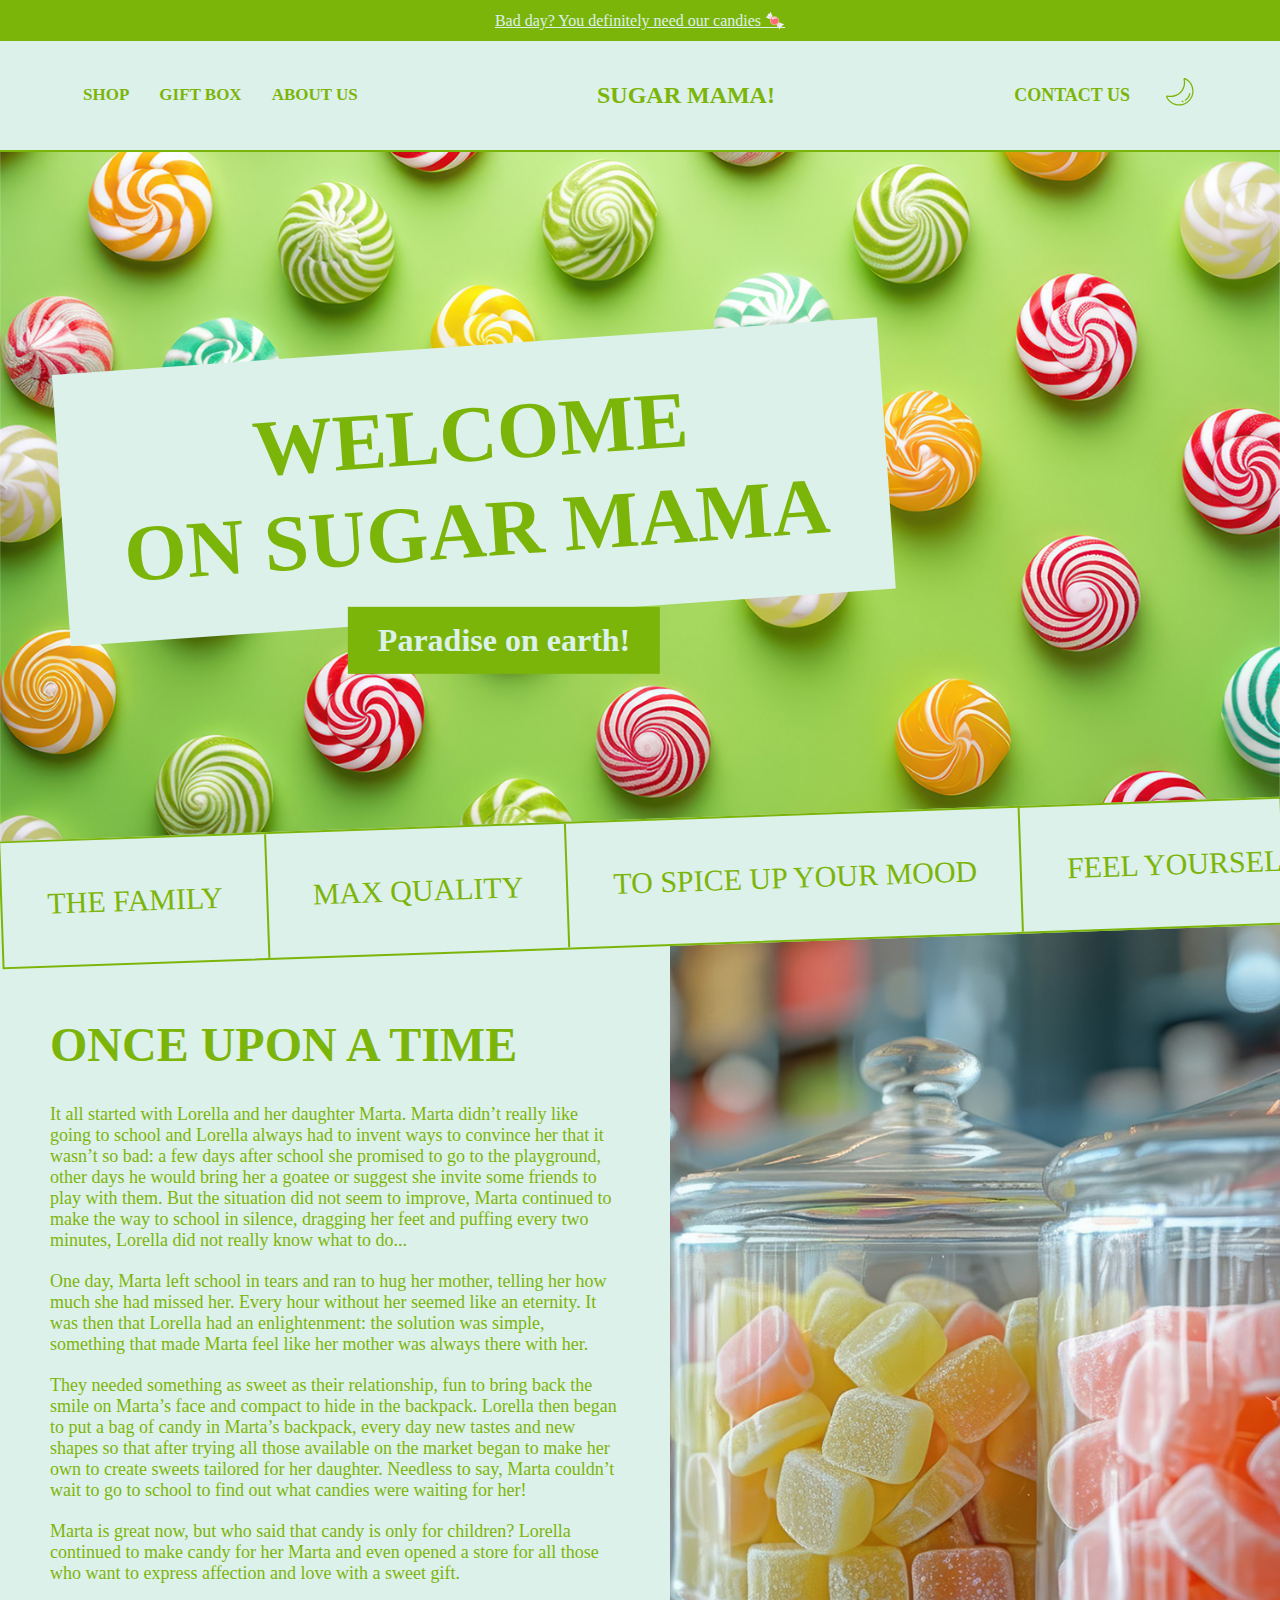
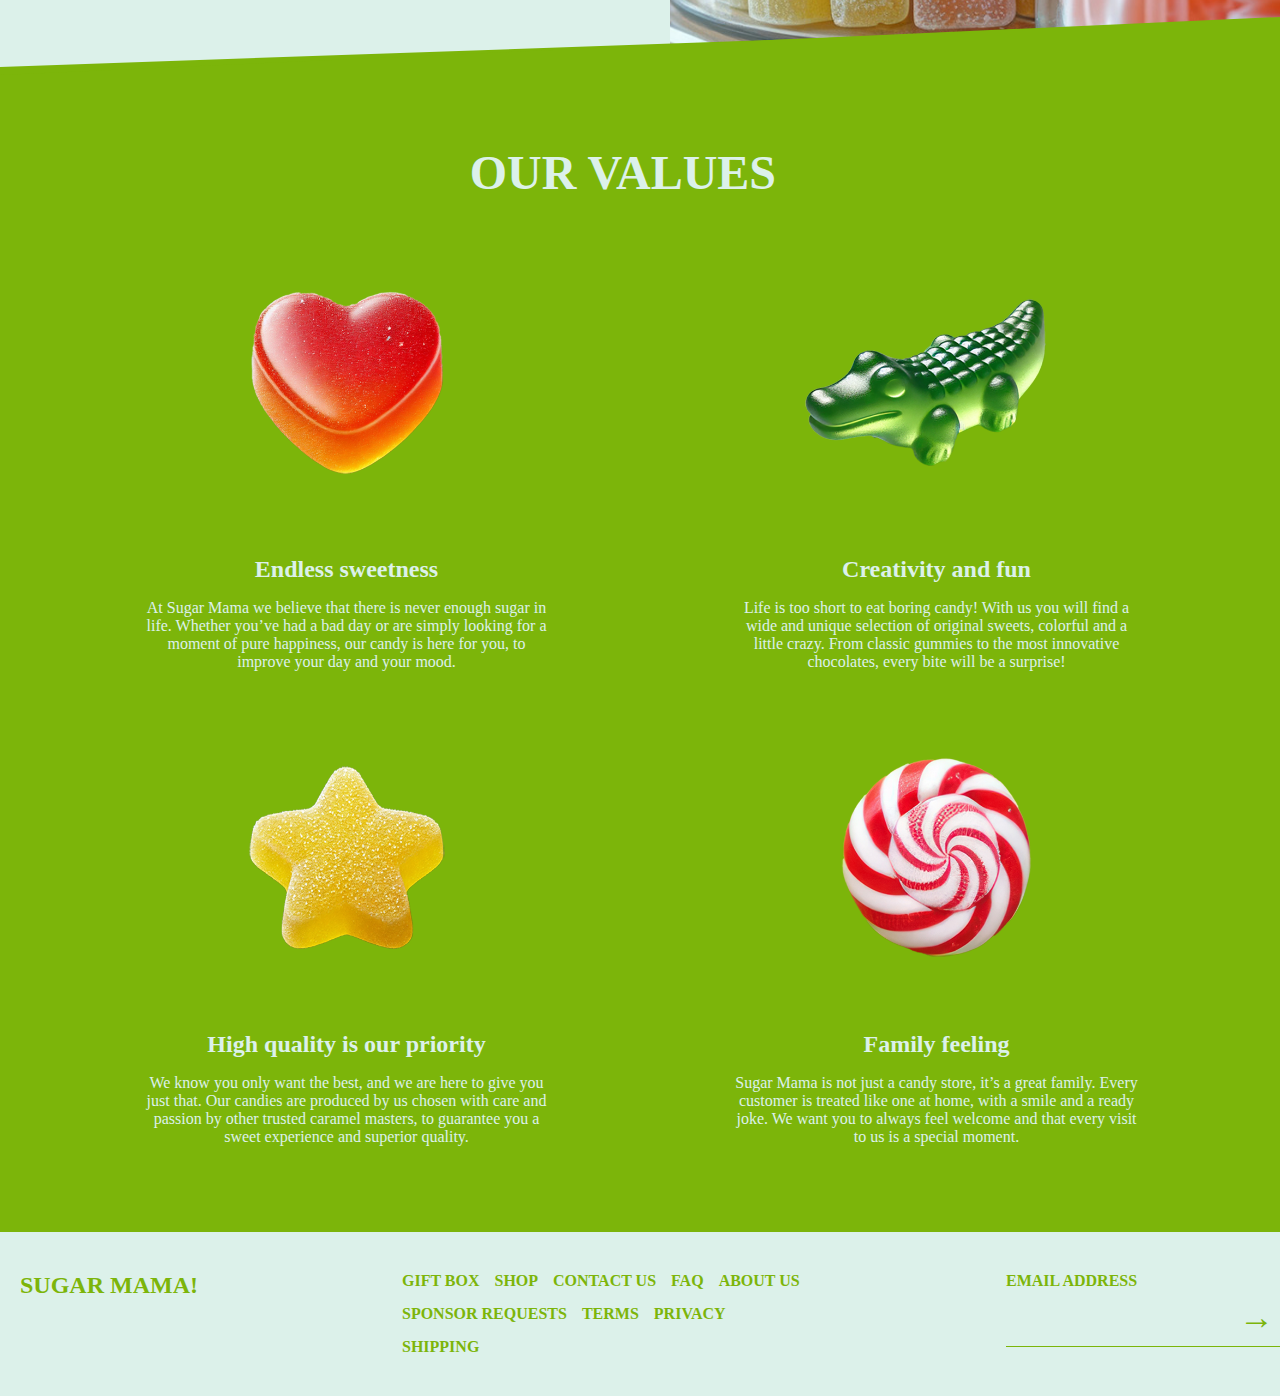
<file: Sito Informatica/about.html>
<!DOCTYPE html>
<html lang="en">

<head>
    <meta charset="UTF-8">
    <meta name="viewport" content="width=device-width, initial-scale=1.0">
    <title>About Us - Sugar Mama</title>
    <link rel="stylesheet" href="about.css">
    <link rel="stylesheet" href="aboutSCURO.css" id="dark-theme" disabled>
    <script defer src="about.js"></script>
</head>

<body class="about">
    <div class="announcement-bar">
        Bad day? You definitely need our candies 🍬
    </div>
    <div class="header">
        <div class="nav">
            <a href="shop.html">SHOP</a>
            <a href="giftbox.html">GIFT BOX</a>
            <a href="about.html">ABOUT US</a>
        </div>
        <div class="logo">
            <a href="index.html" class="logo-link">SUGAR MAMA!</a>
        </div>
        <div class="sign-in">
            <a href="contact us.html">CONTACT US</a>
            <button class="theme-switcher" onclick="switchTheme()">
                <svg width="22.03" height="22.05" viewBox="0 0 512 512" fill="currentColor" xmlns="http://www.w3.org/2000/svg">
                    <path d="M245.879,1.526c-5.6-2.8-12-1.6-16.8,2.4s-6.8,10-5.2,16c4,16.4,5.6,33.6,4.4,51.6c-5.2,84-72.8,151.2-156.8,156.4
                    c-17.2,1.2-34.4-0.4-51.6-4c-6-1.6-12,0.4-16,5.6c-4,4.8-4.8,11.2-2.4,16.8c30.4,65.2,95.2,106.4,167.2,106.4c3.2,0,6.8,0,10-0.4
                    c92.4-4.8,168.4-81.2,173.6-173.6C356.679,103.126,315.079,33.526,245.879,1.526z M336.279,177.926c-4.4,84.4-74,154-158.4,158.4
                    c-69.2,3.6-132.8-34.4-161.6-96.8c18.8,4.4,37.6,5.6,56.4,4.4c92-6,166-79.6,172-171.6c1.2-19.6-0.4-38.4-4.8-56.4
                    C302.279,45.126,340.279,108.726,336.279,177.926z"/>
                    <path d="M242.679,277.526c-3.6,2.4-4.4,7.6-2,11.2c1.6,2.4,4,3.6,6.8,3.6c1.6,0,3.2-0.4,4.4-1.2c30.8-21.6,52.8-52.8,60.8-89.2
                    c0.8-4.4-1.6-8.8-6-9.6c-4.4-0.8-8.4,1.6-9.6,6C289.879,230.726,270.679,258.726,242.679,277.526z"/>
                    <path d="M213.479,292.726c-2.4,0.8-4.4,1.6-7.2,2.4c-4.4,1.2-6.8,5.6-5.6,10c1.2,3.6,4.4,6,7.6,6c0.8,0,1.6,0,2.4-0.4
                    c3.6-0.8,6-2,8.8-3.2c4-1.6,6-6.4,4.4-10.4C222.279,292.726,217.479,290.726,213.479,292.726z"/>
                </svg>
            </button>
        </div>
    </div>

    <!--Banner/immagine caramelle-->
    <div class="banner">
        <div class="banner-content">
            <div class="banner-text">
                <h1>WELCOME<br>ON SUGAR MAMA</h1>
                <a href="shop.html"><p>Paradise on earth!</p></a>
            </div>
        </div>
    </div>

    <!--loop infinito orizzonatale-->
    <div class="marquee-container">
        <div class="marquee-content">
            <div class="marquee-item">THE FAMILY</div>
            <div class="marquee-item">MAX QUALITY</div>
            <div class="marquee-item">TO SPICE UP YOUR MOOD</div>
            <div class="marquee-item">FEEL YOURSELF AT HOME</div>
            <div class="marquee-item">ENDLESS POSSIBILITES</div>
            <div class="marquee-item">THE PERFECT GIFT</div>
            <div class="marquee-item">A TRUE SINGN OF LOVE</div>
            <div class="marquee-item">IMPROVE YOUR DAY IN NO TIME</div>
        </div>
    </div>

    <div class="product-section">
        <div class="product-info">
           
            <h1 id="product-title">ONCE UPON A TIME</h1>
            <p id="product-description">
                <p>It all started with Lorella and her daughter Marta. Marta didn’t really like going to school and Lorella always had to invent ways to convince her that it wasn’t so bad: a few days after school she promised to go to the playground, other days he would bring her a goatee or suggest she invite some friends to play with them. But the situation did not seem to improve, Marta continued to make the way to school in silence, dragging her feet and puffing every two minutes, Lorella did not really know what to do...</p>
                <p>One day, Marta left school in tears and ran to hug her mother, telling her how much she had missed her. Every hour without her seemed like an eternity. It was then that Lorella had an enlightenment: the solution was simple, something that made Marta feel like her mother was always there with her.</p>
                <p>They needed something as sweet as their relationship, fun to bring back the smile on Marta’s face and compact to hide in the backpack. Lorella then began to put a bag of candy in Marta’s backpack, every day new tastes and new shapes so that after trying all those available on the market began to make her own to create sweets tailored for her daughter. Needless to say, Marta couldn’t wait to go to school to find out what candies were waiting for her!</p>
                <p>Marta is great now, but who said that candy is only for children? Lorella continued to make candy for her Marta and even opened a store for all those who want to express affection and love with a sweet gift.</p>
        
        </div>
        <div class="product-image">
            <img id="product-image" src="img/about_storia.jpg" alt="Grapefruit Lime">
        </div>
    </div>
    
       <!--Valori-->
    
       <div class="triangle2"></div>
    
       <div class="valori-section">
           <div class="valori-title ">
               <h1>OUR VALUES</h1>
           </div>
           <div class="valori-content">
               <div class="valori-item">
                   <img src="img/about_cuore.png" alt="cuore">
                   <h2>Endless sweetness</h2>
                   <p> At Sugar Mama we believe that there is never enough sugar in life. Whether you’ve had a bad day or are simply looking for a moment of pure happiness, our candy is here for you, to improve your day and your mood.</p>
               </div>
               <div class="valori-item">
                    <img src="img/about_coccodrillo.png" alt="Coccodrillo">
                   <h2>Creativity and fun</h2>
                   <p> Life is too short to eat boring candy! With us you will find a wide and unique selection of original sweets, colorful and a little crazy. From classic gummies to the most innovative chocolates, every bite will be a surprise!</p>
               </div>
               <div class="valori-item">
                   <img src="img/about_stella.png" alt="stella">
                   <h2>High quality is our priority </h2>
                   <p> We know you only want the best, and we are here to give you just that. Our candies are produced by us chosen with care and passion by other trusted caramel masters, to guarantee you a sweet experience and superior quality.</p>
               </div>
               <div class="valori-item">
                   <img src="img/about_girella.png" alt="Girella">
                   <h2>Family feeling</h2>
                   <p>Sugar Mama is not just a candy store, it’s a great family. Every customer is treated like one at home, with a smile and a ready joke. We want you to always feel welcome and that every visit to us is a special moment.</p>
               </div>
           </div>
       </div>
       
       
       </div>
   
   
   
   
   
   
   
   
   
   
   
   
      
   
   
   
   
   
       
   
   
   
   
    <!-- Footer -->
    <footer class="footer">
       <div class="footer-content">
           <div class="footer-logo">
               <a href="home.html">SUGAR MAMA!</a>
           </div>
           <div class="footer-links">
               <a href="#">GIFT BOX</a>
               <a href="shop.html">SHOP</a>
               <a href="#">CONTACT US</a>
              
               <a href="#">FAQ</a>
               <a href="#">ABOUT US</a>
               
               <a href="#">SPONSOR REQUESTS</a>
               <a href="#">TERMS</a>
               <a href="#">PRIVACY</a>
              
           
               <a href="#">SHIPPING</a>
           </div>
           <div class="footer-contact">
               <label for="email">EMAIL ADDRESS</label>
               <div class="email-form">
                   <input type="email" id="email" placeholder="">
                   <button type="submit">→</button>
               </div>
              
           </div>
       </div>
   </footer>
   
       
   </body>
</file>
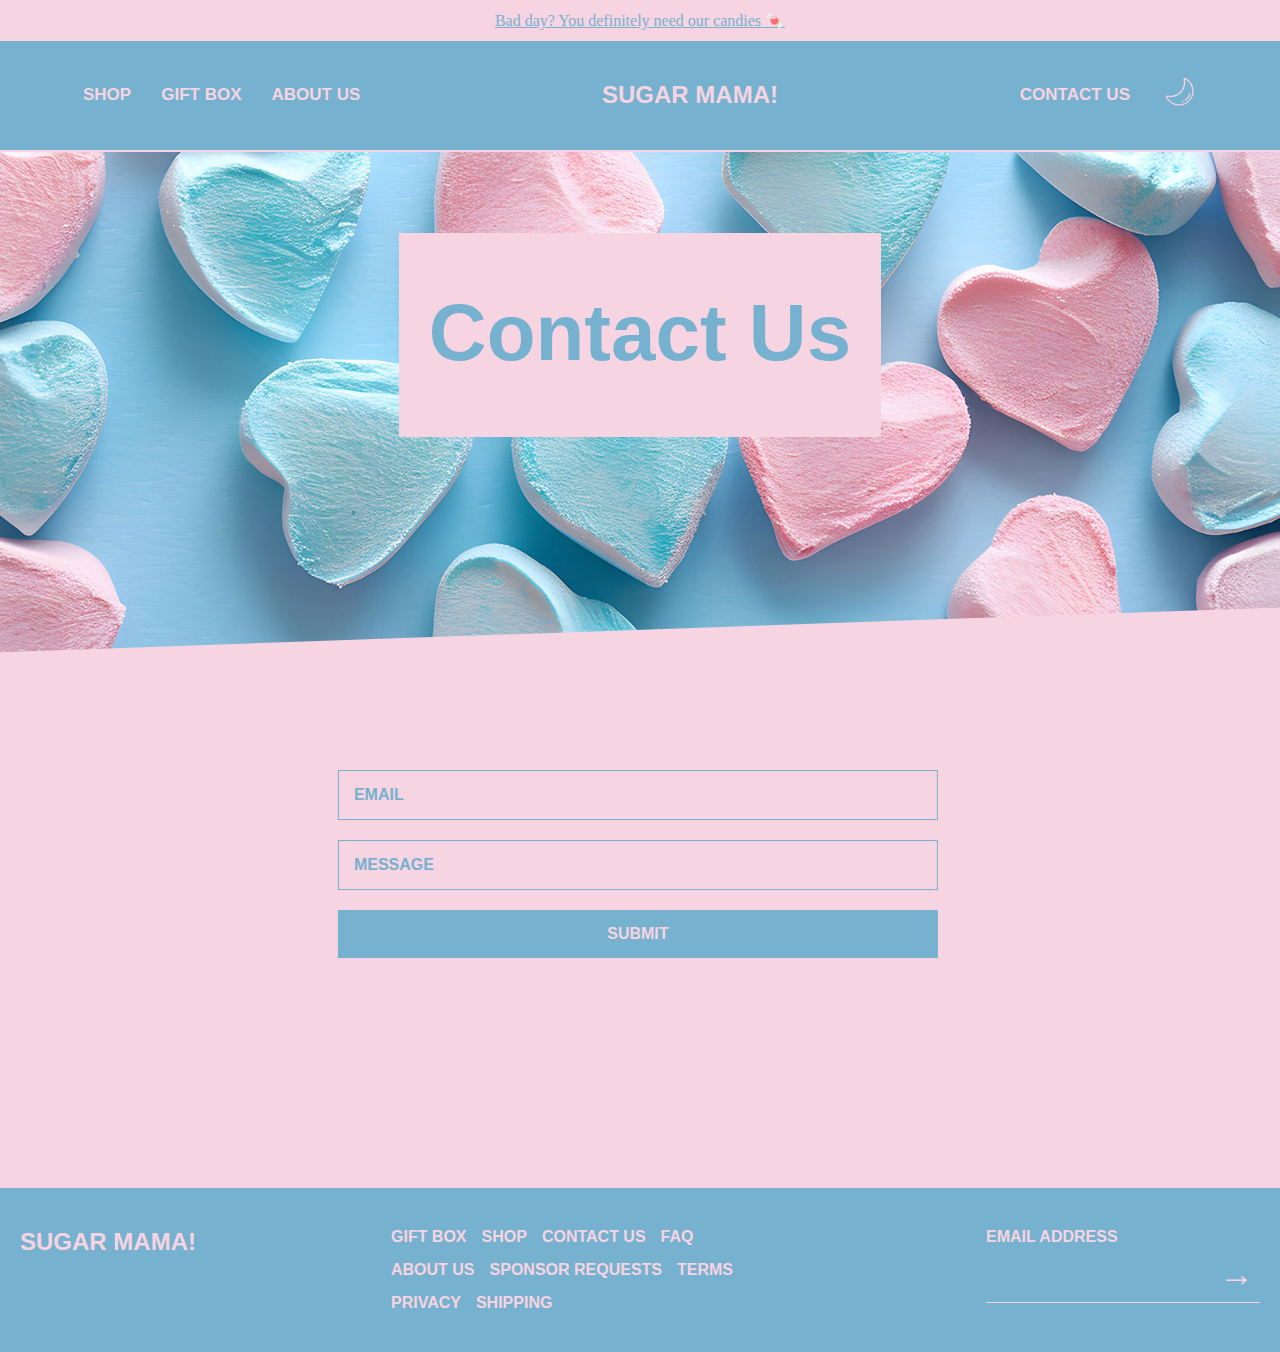
<file: Sito Informatica/contact us.html>
<!DOCTYPE html>
<html lang="en">

<head>
    <meta charset="UTF-8">
    <meta name="viewport" content="width=device-width, initial-scale=1.0">
    <title>Contact Us - Sugar Mama</title>
    <link rel="stylesheet" href="contact us.css">
    <link rel="stylesheet" href="contactusSCURO.css" id="dark-theme" disabled>
    <script defer src="contactus.js"></script>
</head>

<body class="contact us">
    <div class="announcement-bar">
        Bad day? You definitely need our candies 🍬
    </div>
    <div class="header">
        <div class="nav">
            <a href="shop.html">SHOP</a>
            <a href="giftbox.html">GIFT BOX</a>
            <a href="about.html">ABOUT US</a>
        </div>
        <div class="logo">
            <a href="home.html" class="logo-link">SUGAR MAMA!</a>
        </div>
        <div class="sign-in">
            <a href="contact us.html">CONTACT US</a>
            <button class="theme-switcher" onclick="switchTheme()">
                <svg width="22.03" height="22.05" viewBox="0 0 512 512" fill="currentColor" xmlns="http://www.w3.org/2000/svg">
                    <path d="M245.879,1.526c-5.6-2.8-12-1.6-16.8,2.4s-6.8,10-5.2,16c4,16.4,5.6,33.6,4.4,51.6c-5.2,84-72.8,151.2-156.8,156.4
                    c-17.2,1.2-34.4-0.4-51.6-4c-6-1.6-12,0.4-16,5.6c-4,4.8-4.8,11.2-2.4,16.8c30.4,65.2,95.2,106.4,167.2,106.4c3.2,0,6.8,0,10-0.4
                    c92.4-4.8,168.4-81.2,173.6-173.6C356.679,103.126,315.079,33.526,245.879,1.526z M336.279,177.926c-4.4,84.4-74,154-158.4,158.4
                    c-69.2,3.6-132.8-34.4-161.6-96.8c18.8,4.4,37.6,5.6,56.4,4.4c92-6,166-79.6,172-171.6c1.2-19.6-0.4-38.4-4.8-56.4
                    C302.279,45.126,340.279,108.726,336.279,177.926z"/>
                    <path d="M242.679,277.526c-3.6,2.4-4.4,7.6-2,11.2c1.6,2.4,4,3.6,6.8,3.6c1.6,0,3.2-0.4,4.4-1.2c30.8-21.6,52.8-52.8,60.8-89.2
                    c0.8-4.4-1.6-8.8-6-9.6c-4.4-0.8-8.4,1.6-9.6,6C289.879,230.726,270.679,258.726,242.679,277.526z"/>
                    <path d="M213.479,292.726c-2.4,0.8-4.4,1.6-7.2,2.4c-4.4,1.2-6.8,5.6-5.6,10c1.2,3.6,4.4,6,7.6,6c0.8,0,1.6,0,2.4-0.4
                    c3.6-0.8,6-2,8.8-3.2c4-1.6,6-6.4,4.4-10.4C222.279,292.726,217.479,290.726,213.479,292.726z"/>
                </svg>
            </button>
        </div>
    </div>

    <div class="contact-page">
        <div class="contact-banner">
            <div class="contact-text">
                <h1>Contact Us</h1>
            </div>
        </div>
        <div class="contact-content">
            <form class="contact-form">
                <input type="text" id="name" name="name" placeholder="EMAIL" required>
                <input type="email" id="email" name="email" placeholder="MESSAGE" required>
                <button type="submit">SUBMIT</button>
            </form>
        </div>
    </div>

    <!-- Footer -->
    <footer class="footer">
        <div class="footer-content">
            <div class="footer-logo">
                <a href="index.html">SUGAR MAMA!</a>
            </div>
            <div class="footer-links">
                <a href="#">GIFT BOX</a>
                <a href="shop.html">SHOP</a>
                <a href="#">CONTACT US</a>
                <a href="#">FAQ</a>
                <a href="#">ABOUT US</a>
                <a href="#">SPONSOR REQUESTS</a>
                <a href="#">TERMS</a>
                <a href="#">PRIVACY</a>
                <a href="#">SHIPPING</a>
            </div>
            <div class="footer-contact">
                <label for="email">EMAIL ADDRESS</label>
                <div class="email-form">
                    <input type="email" id="email" placeholder="">
                    <button type="submit">→</button>
                </div>
            </div>
        </div>
    </footer>
</body>

</html>
</file>
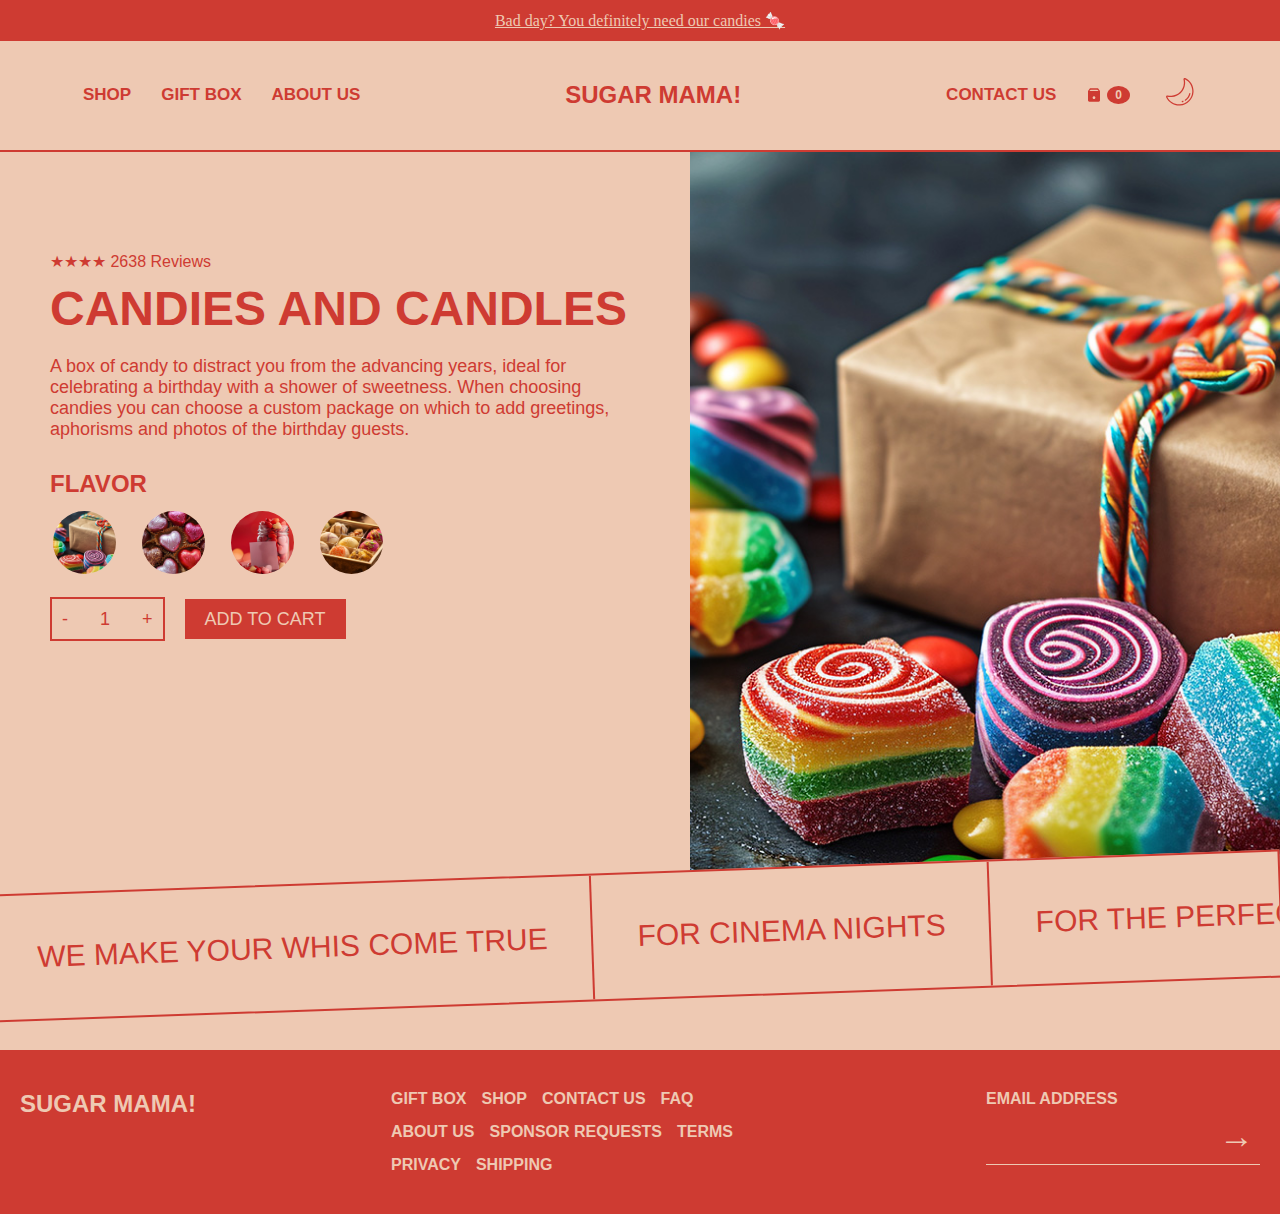
<file: Sito Informatica/giftbox.html>
<!DOCTYPE html>
<html lang="en">
<head>
    <meta charset="UTF-8">
    <meta name="viewport" content="width=device-width, initial-scale=1.0">
    <title>Gift Box - Sugar Mama</title>
    <link rel="stylesheet" href="giftbox.css">
    <link rel="stylesheet" href="giftboxSCURO.css" id="dark-theme" disabled>
    <script defer src="scriptgiftbox.js"></script>
</head>
<body class="giftbox">
    <div class="announcement-bar">
        Bad day? You definitely need our candies 🍬
    </div>
    <div class="header">
        <div class="nav">
            <a href="shop.html">SHOP</a>
            <a href="giftbox.html">GIFT BOX</a>
            <a href="about.html">ABOUT US</a>
        </div>
        <div class="logo">
            <a href="index.html" class="logo-link">SUGAR MAMA!</a>
        </div>
        <div class="sign-in">
            <a href="contact us.html">CONTACT US</a>
            <a href="#" class="cart" onclick="openCart()">
                <svg width="16" height="16" viewBox="0 0 24 24" fill="none" xmlns="http://www.w3.org/2000/svg">
                    <path d="M6 2L3 6V20C3 20.5304 3.21071 21.0391 3.58579 21.4142C3.96086 21.7893 4.46957 22 5 22H19C19.5304 22 20.0391 21.7893 20.4142 21.4142C20.7893 21.0391 21 20.5304 21 20V6L18 2H6ZM5 6L7 4H17L19 6H5ZM12 18C10.8954 18 10 17.1046 10 16C10 14.8954 10.8954 14 12 14C13.1046 14 14 14.8954 14 16C14 17.1046 13.1046 18 12 18Z" />
                </svg>
                <span id="cart-count">0</span>
            </a>
            <button class="theme-switcher" onclick="switchTheme()">
                <svg width="22.03" height="22.05" viewBox="0 0 512 512" fill="currentColor" xmlns="http://www.w3.org/2000/svg">
                    <path d="M245.879,1.526c-5.6-2.8-12-1.6-16.8,2.4s-6.8,10-5.2,16c4,16.4,5.6,33.6,4.4,51.6c-5.2,84-72.8,151.2-156.8,156.4
                    c-17.2,1.2-34.4-0.4-51.6-4c-6-1.6-12,0.4-16,5.6c-4,4.8-4.8,11.2-2.4,16.8c30.4,65.2,95.2,106.4,167.2,106.4c3.2,0,6.8,0,10-0.4
                    c92.4-4.8,168.4-81.2,173.6-173.6C356.679,103.126,315.079,33.526,245.879,1.526z M336.279,177.926c-4.4,84.4-74,154-158.4,158.4
                    c-69.2,3.6-132.8-34.4-161.6-96.8c18.8,4.4,37.6,5.6,56.4,4.4c92-6,166-79.6,172-171.6c1.2-19.6-0.4-38.4-4.8-56.4
                    C302.279,45.126,340.279,108.726,336.279,177.926z"/>
                    <path d="M242.679,277.526c-3.6,2.4-4.4,7.6-2,11.2c1.6,2.4,4,3.6,6.8,3.6c1.6,0,3.2-0.4,4.4-1.2c30.8-21.6,52.8-52.8,60.8-89.2
                    c0.8-4.4-1.6-8.8-6-9.6c-4.4-0.8-8.4,1.6-9.6,6C289.879,230.726,270.679,258.726,242.679,277.526z"/>
                    <path d="M213.479,292.726c-2.4,0.8-4.4,1.6-7.2,2.4c-4.4,1.2-6.8,5.6-5.6,10c1.2,3.6,4.4,6,7.6,6c0.8,0,1.6,0,2.4-0.4
                    c3.6-0.8,6-2,8.8-3.2c4-1.6,6-6.4,4.4-10.4C222.279,292.726,217.479,290.726,213.479,292.726z"/>
                </svg>
            </button>
        </div>
    </div>

    <div class="product-section">
        <div class="product-info">
            <div class="reviews">
                <span>★★★★ 2638 Reviews</span>
            </div>
            <h1 id="product-title">CANDIES AND CANDLES</h1>
            <p id="product-description">A box of candy to distract you from the advancing years, ideal for celebrating a birthday with a shower of sweetness. When choosing candies you can choose a custom package on which to add greetings, aphorisms and photos of the birthday guests. </p>
            <h2>FLAVOR</h2>
            <div class="flavors">
                <img src="img/gif_box_compleanno.jpg"alt="Candies and Candles" data-flavor="Candies and Candles" data-theme="flavor-1">
                <img src="img/gift_box_san_valentino.jpg" alt="Sweet Sweet Love" data-flavor="Sweet Sweet Love" data-theme="flavor-2">
                <img src="img/gift_box_laurea.jpg" alt="Don't tell the Doctor" data-flavor="Don't tell the Doctor" data-theme="flavor-3">
                <img src="img/gift_box_esotica.jpg" alt="Exotic Experiences" data-flavor="Exotic Experiences" data-theme="flavor-4">
            </div>
            <div class="action-container">
                <div class="quantity-container">
                    <button class="quantity-btn" id="decrease-quantity">-</button>
                    <input type="text" id="quantity" value="1" readonly>
                    <button class="quantity-btn" id="increase-quantity">+</button>
                </div>
                <button class="add-to-cart">ADD TO CART</button>
            </div>
        </div>
        <div class="product-image">
            <img id="product-image" src="img/gif_box_compleanno.jpg" alt="Candies and Candles">
        </div>
    </div>

    <div class="marquee-container">
        <div class="marquee-content">
            <div class="marquee-item">WE MAKE YOUR WHIS COME TRUE</div>
            <div class="marquee-item">FOR CINEMA NIGHTS</div>
            <div class="marquee-item">FOR THE PERFECT PARTY</div>
            <div class="marquee-item">FRUIT FLAVORED </div>
            <div class="marquee-item">TO END THE DAY ON A GOOD NOTE</div>
            <div class="marquee-item">SOUR & FRIZZY</div>
            <div class="marquee-item">THE PERFECT GIFT</div>
            <div class="marquee-item">CHOCOLATE IS ALWAYS A GOOD CHOICE</div>
            <div class="marquee-item">SO DELICIOUS</div>
            <div class="marquee-item">REFRESHING</div>
            <div class="marquee-item">THE ENERGY YOU NEED</div>
            <div class="marquee-item">PLENTY OF CHOICE</div>
        </div>
    </div>

    <!-- Sidebar Cart -->
    <div id="sidebar-cart" class="sidebar">
        <button class="closebtn" onclick="closeCart()">×</button>
        <h2>Your Cart</h2>
        <div id="cart-items">
            <!-- I prodotti del carrello verranno aggiunti qui dinamicamente -->
        </div>
        <div class="cart-footer">
            <p class="subtotal">SUBTOTAL <span id="cart-subtotal">€0.00</span></p>
            <p>TAXES AND SHIPPING CALCULATED AT CHECKOUT</p>
            <div class="cart-buttons">
                <button onclick="continueShopping()" class="btn-cart">CONTINUE SHOPPING</button>
                <button onclick="checkout()" class="btn-cart">CHECKOUT</button>
            </div>
        </div>
    </div>
    <div id="cart-overlay" class="overlay" onclick="closeCart()"></div>

    <!-- Footer -->
    <footer class="footer">
        <div class="footer-content">
            <div class="footer-logo">
                <a href="home.html">SUGAR MAMA!</a>
            </div>
            <div class="footer-links">
                <a href="#">GIFT BOX</a>
                <a href="shop.html">SHOP</a>
                <a href="#">CONTACT US</a>
                <a href="#">FAQ</a>
                <a href="#">ABOUT US</a>
                <a href="#">SPONSOR REQUESTS</a>
                <a href="#">TERMS</a>
                <a href="#">PRIVACY</a>
                <a href="#">SHIPPING</a>
            </div>
            <div class="footer-contact">
                <label for="email">EMAIL ADDRESS</label>
                <div class="email-form">
                    <input type="email" id="email" placeholder="">
                    <button type="submit">→</button>
                </div>
            </div>
        </div>
    </footer>
</body>
</html>
</file>
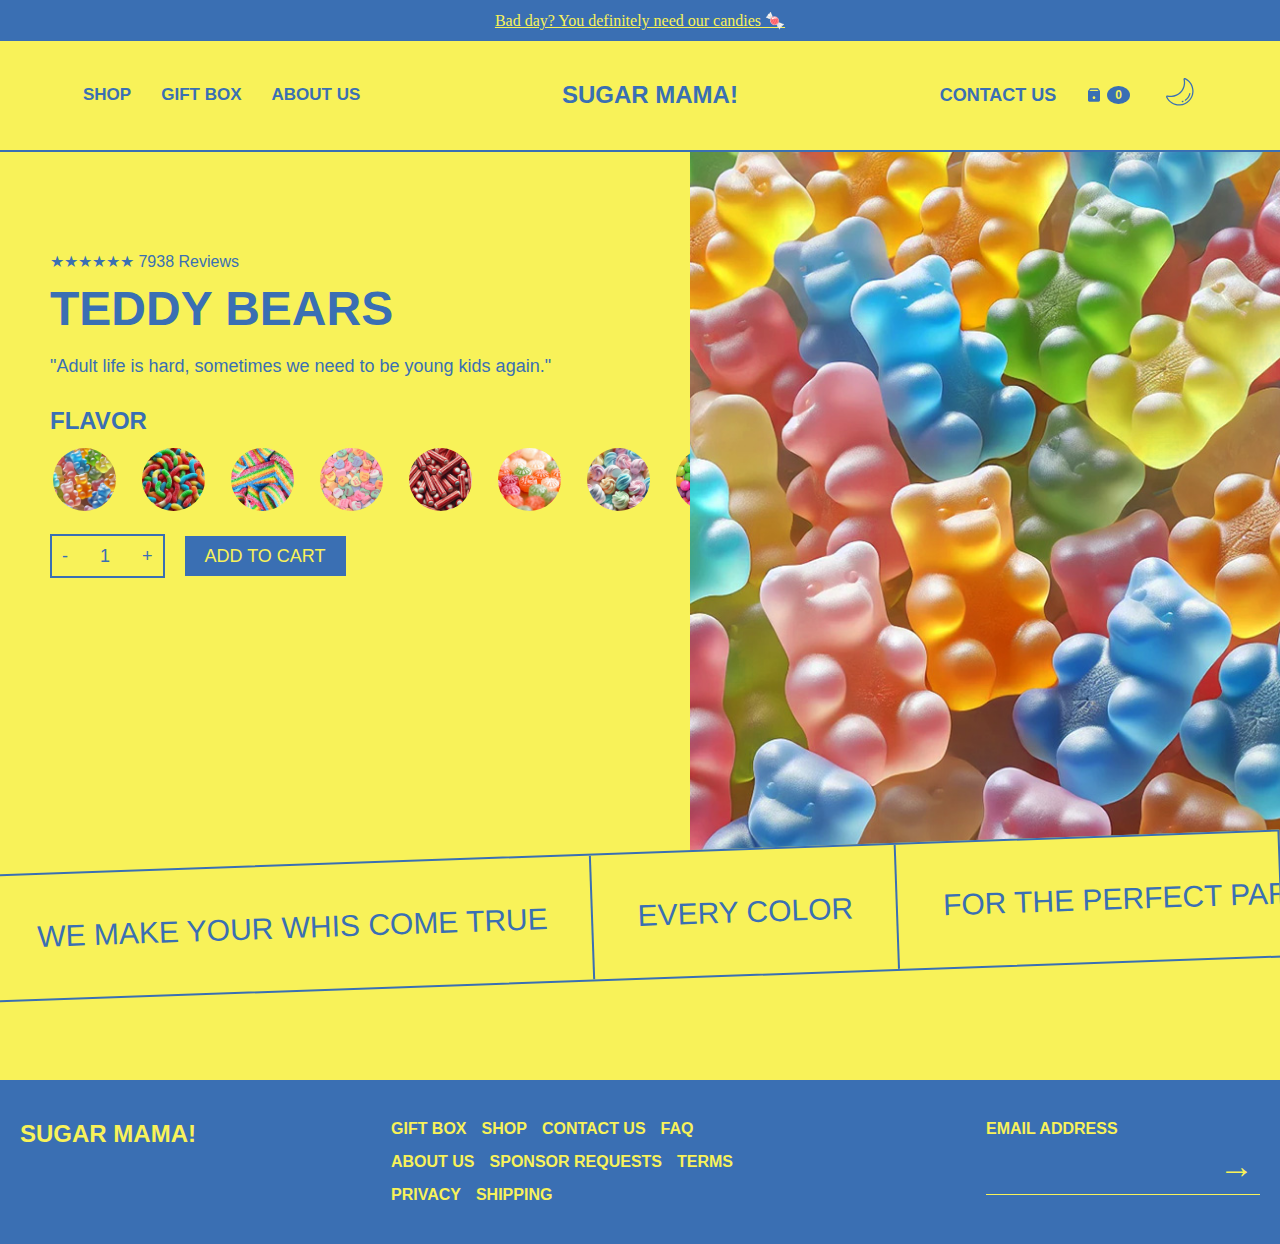
<file: Sito Informatica/shop.html>
<!DOCTYPE html>
<html lang="en">
<head>
    <meta charset="UTF-8">
    <meta name="viewport" content="width=device-width, initial-scale=1.0">
    <title>Shop - Sugar Mama</title>
    <link rel="stylesheet" href="shop.css">
    <link rel="stylesheet" href="shopSCURO.css" id="dark-theme" disabled>
    <script defer src="scriptshop.js"></script>
</head>
<body class="shop">
    <div class="announcement-bar">
      Bad day? You definitely need our candies 🍬
    </div>
    <div class="header">
        <div class="nav">
            <a href="shop.html">SHOP</a>
            <a href="giftbox.html">GIFT BOX</a>
            <a href="index.html">ABOUT US</a>
        </div>
        <div class="logo">
            <a href="index.html" class="logo-link">SUGAR MAMA!</a>
        </div>
        <div class="sign-in">
            <a href="contact us.html">CONTACT US</a>
            <a href="#" class="cart" onclick="openCart()">
                <svg width="16" height="16" viewBox="0 0 24 24" fill="none" xmlns="http://www.w3.org/2000/svg">
                    <path d="M6 2L3 6V20C3 20.5304 3.21071 21.0391 3.58579 21.4142C3.96086 21.7893 4.46957 22 5 22H19C19.5304 22 20.0391 21.7893 20.4142 21.4142C20.7893 21.0391 21 20.5304 21 20V6L18 2H6ZM5 6L7 4H17L19 6H5ZM12 18C10.8954 18 10 17.1046 10 16C10 14.8954 10.8954 14 12 14C13.1046 14 14 14.8954 14 16C14 17.1046 13.1046 18 12 18Z" />
                </svg>
                <span id="cart-count">0</span>
            </a>
            <button class="theme-switcher" onclick="switchTheme()">
                <svg width="22.03" height="22.05" viewBox="0 0 512 512" fill="currentColor" xmlns="http://www.w3.org/2000/svg">
                    <path d="M245.879,1.526c-5.6-2.8-12-1.6-16.8,2.4s-6.8,10-5.2,16c4,16.4,5.6,33.6,4.4,51.6c-5.2,84-72.8,151.2-156.8,156.4
                    c-17.2,1.2-34.4-0.4-51.6-4c-6-1.6-12,0.4-16,5.6c-4,4.8-4.8,11.2-2.4,16.8c30.4,65.2,95.2,106.4,167.2,106.4c3.2,0,6.8,0,10-0.4
                    c92.4-4.8,168.4-81.2,173.6-173.6C356.679,103.126,315.079,33.526,245.879,1.526z M336.279,177.926c-4.4,84.4-74,154-158.4,158.4
                    c-69.2,3.6-132.8-34.4-161.6-96.8c18.8,4.4,37.6,5.6,56.4,4.4c92-6,166-79.6,172-171.6c1.2-19.6-0.4-38.4-4.8-56.4
                    C302.279,45.126,340.279,108.726,336.279,177.926z"/>
                    <path d="M242.679,277.526c-3.6,2.4-4.4,7.6-2,11.2c1.6,2.4,4,3.6,6.8,3.6c1.6,0,3.2-0.4,4.4-1.2c30.8-21.6,52.8-52.8,60.8-89.2
                    c0.8-4.4-1.6-8.8-6-9.6c-4.4-0.8-8.4,1.6-9.6,6C289.879,230.726,270.679,258.726,242.679,277.526z"/>
                    <path d="M213.479,292.726c-2.4,0.8-4.4,1.6-7.2,2.4c-4.4,1.2-6.8,5.6-5.6,10c1.2,3.6,4.4,6,7.6,6c0.8,0,1.6,0,2.4-0.4
                    c3.6-0.8,6-2,8.8-3.2c4-1.6,6-6.4,4.4-10.4C222.279,292.726,217.479,290.726,213.479,292.726z"/>
                </svg>
            </button>
        </div>
    </div>

    
    <div class="product-section">
        <div class="product-info">
            <div class="reviews">
                <span>★★★★★★ 7938 Reviews</span>
            </div>
            <h1 id="product-title">TEDDY BEARS</h1>
            <p id="product-description">"Adult life is hard, sometimes we need to be young kids again."</p>
            <h2>FLAVOR</h2>
            <div class="flavors">
                <img src="img/shop_orsetti.jpg" alt="Teddy Bears" data-flavor="Teddy Bears" data-theme="flavor-1">
                <img src="img/shop_vermi.jpg" alt="Frizzy Worms" data-flavor="Frizzy Worms" data-theme="flavor-2">
                <img src="img/shop_rainbow.jpg" alt="Rainbows" data-flavor="Rainbows" data-theme="flavor-3">
                <img src="img/shop_conversation_hearts.jpg" alt="Self-love" data-flavor="Self-love" data-theme="flavor-4">
                <img src="img/shop_liquirizie.jpg" alt="Red Liquorice" data-flavor="Red Liquorice" data-theme="flavor-5">
                <img src="img/shop_spritz.jpg" alt="Happy Hour" data-flavor="Happy Hour" data-theme="flavor-6">
                <img src="img/shop_marshmellow.jpg" alt="On Cloud Nine" data-flavor="On Cloud Nine" data-theme="flavor-7">
                <img src="img/shop_smarties.jpg" alt="Chocolate Coins" data-flavor="Chocolate Coins" data-theme="flavor-8">
            </div>
            <div class="action-container">
                <div class="quantity-container">
                    <button class="quantity-btn" id="decrease-quantity">-</button>
                    <input type="text" id="quantity" value="1" readonly>
                    <button class="quantity-btn" id="increase-quantity">+</button>
                </div>
                <button class="add-to-cart">ADD TO CART</button>
            </div>
        </div>
        <div class="product-image">
            <img id="product-image" src="img/shop_orsetti.jpg" alt="Teddy Bears">
        </div>
    </div>

    <div class="marquee-container">
        <div class="marquee-content">
            <div class="marquee-item">WE MAKE YOUR WHIS COME TRUE</div>
            <div class="marquee-item">EVERY COLOR</div>
            <div class="marquee-item">FOR THE PERFECT PARTY</div>
            <div class="marquee-item">FRUIT FLAVORED </div>
            <div class="marquee-item">TO END THE DAY ON A GOOD NOTE</div>
            <div class="marquee-item">SOUR & FRIZZY</div>
            <div class="marquee-item">GUMMIES</div>
            <div class="marquee-item">CHOCOLATE IS ALWAYS A GOOD CHOICE</div>
            <div class="marquee-item">SPARKLY</div>
            <div class="marquee-item">REFRESHING</div>
            <div class="marquee-item">THE ENERGY YOU NEED</div>
            <div class="marquee-item">PLENTY OF CHOICE</div>
        </div>
    </div>

    <!-- Sidebar Cart -->
    <div id="sidebar-cart" class="sidebar">
        <button class="closebtn" onclick="closeCart()">×</button>
        <h2>Your Cart</h2>
        <div id="cart-items">
            <!-- I prodotti del carrello verranno aggiunti qui dinamicamente -->
        </div>
        <div class="cart-footer">
            <p class="subtotal">SUBTOTAL <span id="cart-subtotal">€0.00</span></p>
            <p>TAXES AND SHIPPING CALCULATED AT CHECKOUT</p>
            <div class="cart-buttons">
                <button onclick="continueShopping()" class="btn-cart">CONTINUE SHOPPING</button>
                <button onclick="checkout()" class="btn-cart">CHECKOUT</button>
            </div>
        </div>
    </div>
    <div id="cart-overlay" class="overlay" onclick="closeCart()"></div>

    <!-- Footer -->
    <footer class="footer">
        <div class="footer-content">
            <div class="footer-logo">
                <a href="home.html">SUGAR MAMA!</a>
            </div>
            <div class="footer-links">
                <a href="#">GIFT BOX</a>
                <a href="shop.html">SHOP</a>
                <a href="#">CONTACT US</a>
                <a href="#">FAQ</a>
                <a href="#">ABOUT US</a>
                <a href="#">SPONSOR REQUESTS</a>
                <a href="#">TERMS</a>
                <a href="#">PRIVACY</a>
                <a href="#">SHIPPING</a>
            </div>
            <div class="footer-contact">
                <label for="email">EMAIL ADDRESS</label>
                <div class="email-form">
                    <input type="email" id="email" placeholder="">
                    <button type="submit">→</button>
                </div>
            </div>
        </div>
    </footer>
</body>
</html>
</file>
<file: Sito Informatica/about.css>
:root {
    --primary-color: #7cb50a;
    --secondary-color: #dcf1ea;
    --text-color: #7cb50a;
}

/* Stili generali */
body, html {
    margin: 0;
    
    padding-top: 75px;
    box-sizing: border-box;
    font-family: 'Gill Sans';
    max-width: 1700px;
}

a {
    text-decoration: none;
}

.cart{fill: var(--primary-color);}


.announcement-bar {
    font-family: "American Typewriter";
    transition: text-decoration 0.3s;
    background-color:var(--primary-color);
    color: var(--secondary-color);
    text-align: center;
    height: 40.5px;
    font-size: 16px;
    position: fixed;
    top: 0;
    width: 100%;
    z-index: 1000;
    display: flex;
    align-items: center;
    justify-content: center;
}

.announcement-bar:hover {
    text-decoration: underline;
}

.header {
    background-color: var(--secondary-color);
    height: 111.5px;
    padding: 0 83px;
    display: flex;
    justify-content: space-between;
    align-items: center;
    position: fixed;
    top: 40.5px;
    width: 100%;
    border-bottom: 2px solid var(--primary-color);
    z-index: 999;
    box-sizing: border-box;
}

.header .nav {
    display: flex;
    gap: 30px;
}

.header .nav a, .header .logo a {
    text-decoration: none;
    color: var(--primary-color);
    font-weight: bold;
    font-size: 17px;
}

.header .logo a {
    text-align: center;
    font-size: 24px;
}

.header .sign-in {
    display: flex;
    align-items: center;
    gap: 30px;
}

.header .sign-in a {
    text-decoration: none;
    color: var(--primary-color);
    font-weight: bold;
    font-size: 18px;
}

.header .sign-in .cart {
    display: flex;
    align-items: center;
    gap: 5px;
}

.header .sign-in .cart svg {
    fill: var(--primary-color);
}




.theme-switcher {
    background: none;
    border: none;
    color: inherit;
    font: inherit;
    cursor: pointer;
    display: flex;
    align-items: center;
    gap: -100px; /* Spazio tra l'icona e il testo */
  
}

.theme-switcher svg {
    fill: var(--primary-color);
    margin-right: -15px;
    margin-top: 5px;
    width: 40px; /* Dimensione maggiore per l'icona */
    height: 40px; /* Dimensione maggiore per l'icona */
    display: block;
    
}

.theme-switcher:hover svg {
    filter: brightness(0.8);
}





.banner {
    background: url(img/about_banner.jpg) no-repeat center center;
    background-size: cover;
    display: flex;
    justify-content: center;
    align-items: center;
    padding: 150px 0px;
    text-align: center;
    margin-bottom: -10px;
    position: relative;
    z-index: 998;
    
}

.banner-content {
    display: flex;
    flex-wrap: wrap;
    align-items: center;
    justify-content: space-between;
    max-width: 1400px;
    width: 100%;
    padding: 20px;
    box-sizing: border-box;
    transform: rotate(-2deg);
}
.banner-text {
    font-weight: 700;
    max-width: 70%;
    flex: 1;
    padding: 20px;
}

.banner-text h1 {
    opacity: 1;
    display: inline-block;
    background-color: var(--secondary-color);
    color: var(--primary-color);
    padding: 40px 60px;
    font-size: 80px;
    margin: 0;
    line-height: 1.2;
    transform: rotate(-2deg);
    z-index: 0;
}

.banner-text p {
    text-align: center;
    opacity: 1;
    display: inline-block;
    background-color: var(--primary-color);
    color: var(--secondary-color);
    padding: 15px 30px;
    text-decoration: none;
    font-size: 32px;
    margin: -10px -20px;
    margin-left: 30px;
    transform: rotate(2deg);
    z-index: 10;
}

.banner-image {
    max-width: 30%;
    flex: 1;
    padding: 20px;
}

.banner-image img {
    width: 100%;
    height: auto;
}







.marquee-container {
    max-width: 100vw;
     overflow: hidden;
     background-color: var(--secondary-color);
     border: 2px solid var(--primary-color);
     transform: rotate(-2deg);
     position: relative;
     z-index: 998;
     margin-top: -30px;
     margin-left: 0px;
     margin-right: -100px;
 }
 
 .marquee-content {
     display: flex;
     animation: scroll 45s linear infinite;
 }
 
 .marquee-item {
     flex: none;
     padding: 45px;
     font-size: 30px;
     color: var(--primary-color);
     white-space: nowrap;
     position: relative;
 }
 
 .marquee-item::after {
     content: '';
     position: absolute;
     top: 0;
     right: 0;
     height: 100%;
     width: 2px;
     background-color: var(--primary-color);
 }
 
 .marquee-item:last-child::after {
     display: none;
 }
 
 @keyframes scroll {
     0% {
         transform: translateX(0);
     }
 
     100% {
         transform: translateX(-100%);
     }
 }










 .product-section {
    margin-top: -80px;
    max-height: 750px;
    display: flex;
    justify-content: space-between;
    align-items: flex-start;
    
    padding-bottom: 100px;
    width: 100%;
    background-color: var(--secondary-color);
}

.product-info {
    width: 50%;
margin-left: 30px;
margin-right: 30px;
    margin-top: 50px; /* Aggiungi un margine superiore di 50px */
    padding-bottom: 0px;
}


.product-info h1 {
    margin-top: 100px;
    font-size: 48px;
    color: var(--primary-color);
   margin-left: 20px;
}

.product-info p {
    
    font-size: 18px;
    color: var(--primary-color);
    margin: 20px;
}



.product-image {

    margin-top: 45px;
    width: 50%;
    height: 100vh;
    overflow: hidden;
    max-height: 900px;
}

.product-image img {
    width: 100%;
    height: 100%;
    object-fit: cover;
    border-radius: 0;
}




/* about.css */

.valori-section {
    background-color: var(--primary-color);
    transform: rotate(-2deg);
    margin-right: -50px;
    margin-left: -50px;
    margin-top: -30px;
    margin-bottom: -50px;
    padding: 100px 0px 100px;
}

.valori-title h1 {
    margin-top: 0px;
    font-size: 48px;
    color: var(--secondary-color);
    text-align: center;
    transform: rotate(2deg);
   
}
.valori-content {
    display: flex;
    flex-wrap: wrap;
    justify-content: space-around;
    align-items: center;
    transform: rotate(2deg);
    padding-left: 100px;
    padding-right: 100px;
    
}


.valori-item {
    width: 35%;
    text-align: center;
    margin-bottom: 20px;
}

.valori-item img {
    max-width: 300px;
    margin-bottom: 0px;
}

.valori-item h2 {
    color: var(--secondary-color);
    font-size: 24px;
    margin-bottom: 10px;
    
}

.valori-item p {
    color: var(--secondary-color);
    font-size: 16px;
}








.triangle2 {
    position: relative;
        z-index: 100;
         width: 0;
         height: 0;
         border-left: 100vw solid transparent;
         border-bottom: 58.28px  solid var(--primary-color);
         margin-top: -100px;
        }
    




/* Footer Styles */
.footer {
    margin-top: 0px;
    margin-right: -20px;
    position: relative;
    z-index: 999;
    background-color: var(--secondary-color);
    padding: 40px 20px;
    color: var(--secondary-color);
    text-align: left;

}

.footer-content {
    display: flex;
    justify-content: space-between;
    flex-wrap: wrap;
}

.footer-logo a {
    font-size: 24px;
    font-weight: bold;
    color:var(--primary-color);
    text-decoration: none;
}

.footer-links {
    display: flex;
    flex-wrap: wrap;
    gap: 15px;
    max-width: 400px;
}

.footer-links a {
    color: var(--primary-color);
    text-decoration: none;
    font-weight: bold;
}

.footer-contact {
    max-width: 300px;
}

.footer-contact label {
    color: var(--primary-color);
    display: block;
    font-weight: bold;
}

.email-form {
    display: flex;
    align-items: center;
    border-bottom: 1px solid var(--primary-color);
    padding-bottom: 1px;
    margin-bottom: 5px;
}

.email-form input {
    background-color: transparent;
    border: none;
    padding-top: 0px;
    padding: 20px;
    color: var(--primary-color);
    margin-right: 10px;
    outline: none;
}

.email-form button {
    
    background-color: transparent;
    border: none;
    color: var(--primary-color);
    font-size: 35px;
    cursor: pointer;
}
</file>
<file: Sito Informatica/aboutSCURO.css>
.cart{fill: var(--primary-color);}


/* Stili generali */
body, html {
    margin: 0;
    
    padding-top: 75px;
    box-sizing: border-box;
    max-width: 1700px;
}

:root {
    --primary-color: #9fd16f;
    --secondary-color: #080909;
    --text-color: #9fd16f;
}

a {
    text-decoration: none;
}







.announcement-bar {
    font-family: "American Typewriter";
    transition: text-decoration 0.3s;
    background-color:var(--primary-color);
    color: var(--secondary-color);
    text-align: center;
    height: 40.5px;
    font-size: 16px;
    position: fixed;
    top: 0;
    width: 100%;
    z-index: 1000;
    display: flex;
    align-items: center;
    justify-content: center;
}

.announcement-bar:hover {
    text-decoration: underline;
}

.header {
    background-color: var(--secondary-color);
    height: 111.5px;
    padding: 0 83px;
    display: flex;
    justify-content: space-between;
    align-items: center;
    position: fixed;
    top: 40.5px;
    width: 100%;
    border-bottom: 2px solid var(--primary-color);
    z-index: 1000;
    box-sizing: border-box;
}

.header .nav {
    display: flex;
    gap: 30px;
}

.header .nav a, .header .logo a {
    text-decoration: none;
    color: var(--primary-color);
    font-weight: bold;
    font-size: 17px;
}

.header .logo a {
    text-align: center;
    font-size: 24px;
}

.header .sign-in {
    display: flex;
    align-items: center;
    gap: 30px;
}

.header .sign-in a {
    text-decoration: none;
    color: var(--primary-color);
    font-weight: bold;
    font-size: 17px;
}

.header .sign-in .cart {
    display: flex;
    align-items: center;
    gap: 5px;
}

.header .sign-in .cart svg {
    fill: var(--primary-color);
}




.theme-switcher {
    background: none;
    border: none;
    color: inherit;
    font: inherit;
    cursor: pointer;
    display: flex;
    align-items: center;
    gap: -100px; /* Spazio tra l'icona e il testo */
  
}

.theme-switcher svg {
    fill: var(--primary-color);
    margin-right: -15px;
    margin-top: 5px;
    width: 40px; /* Dimensione maggiore per l'icona */
    height: 40px; /* Dimensione maggiore per l'icona */
    display: block;
    
}

.theme-switcher:hover svg {
    filter: brightness(0.8);
}





.banner {
    background: url(img/about_scuro_banner.jpg) no-repeat center center;
    background-size: cover;
    display: flex;
    justify-content: center;
    align-items: center;
    padding: 150px 0px;
    text-align: center;
    margin-bottom: -10px;
    position: relative;
    z-index: 998;
    
}

.banner-content {
    display: flex;
    flex-wrap: wrap;
    align-items: center;
    justify-content: space-between;
    max-width: 1400px;
    width: 100%;
    padding: 20px;
    box-sizing: border-box;
    transform: rotate(-2deg);
}
.banner-text {
    font-weight: 700;
    max-width: 70%;
    flex: 1;
    padding: 20px;
}

.banner-text h1 {
    opacity: 1;
    display: inline-block;
    background-color: var(--secondary-color);
    color: var(--primary-color);
    padding: 40px 60px;
    font-size: 80px;
    margin: 0;
    line-height: 1.2;
    transform: rotate(-2deg);
    z-index: 0;
}

.banner-text p {
    text-align: center;
    opacity: 1;
    display: inline-block;
    background-color: var(--primary-color);
    color: var(--secondary-color);
    padding: 15px 30px;
    text-decoration: none;
    font-size: 32px;
    margin: -10px -20px;
    margin-left: 30px;
    transform: rotate(2deg);
    z-index: 10;
}



.banner-image {
    max-width: 30%;
    flex: 1;
    padding: 20px;
}

.banner-image img {
    width: 100%;
    height: auto;
}






.marquee-container {
   max-width: 100vw;
    overflow: hidden;
    background-color: var(--secondary-color);
    border-bottom: 2px solid var(--primary-color);
    transform: rotate(-2deg);
    position: relative;
    z-index: 998;
    margin-top: -30px;
    margin-left: 0px;
    margin-right: 0px;
}

.marquee-content {
    display: flex;
    animation: scroll 45s linear infinite;
}

.marquee-item {
    flex: none;
    padding: 45px;
    font-size: 30px;
    color: var(--primary-color);
    white-space: nowrap;
    position: relative;
}

.marquee-item::after {
    content: '';
    position: absolute;
    top: 0;
    right: 0;
    height: 100%;
    width: 2px;
    background-color: var(--primary-color);
}

.marquee-item:last-child::after {
    display: none;
}

@keyframes scroll {
    0% {
        transform: translateX(0);
    }

    100% {
        transform: translateX(-100%);
    }
}










.product-section {
    margin-top: -80px;
    max-height: 750px;
    display: flex;
    justify-content: space-between;
    align-items: flex-start;
    
    padding-bottom: 100px;
    width: 100%;
    background-color: var(--secondary-color);
}

.product-info {
    width: 50%;
margin-left: 30px;
margin-right: 30px;
    margin-top: 50px; /* Aggiungi un margine superiore di 50px */
    padding-bottom: 0px;
}


.product-info h1 {
    margin-top: 100px;
    font-size: 48px;
    color: var(--primary-color);
   margin-left: 20px;
}

.product-info p {
    
    font-size: 18px;
    color: var(--primary-color);
    margin: 20px;
}



.product-image {

    margin-top: 45px;
    width: 50%;
    height: 100vh;
    overflow: hidden;
    max-height: 900px;
}

.product-image img {
    width: 100%;
    height: 100%;
    object-fit: cover;
    border-radius: 0;
}




/* about.css */

.tilted-section {
    position: relative;
    z-index: 999;

    background-color:var(--primary-color);
 
  margin-top: 0px;
    padding: 250px 0px 250px;
}

.tilted-content {
    display: flex;
    justify-content: space-around;
    align-items: center;
    ;
}

.tilted-item {
    width: 45%;
    text-align: center;
}

.tilted-item img {
    max-width: 100px;
    margin-bottom: 20px;
}

.tilted-item h2 {
    color: var(--secondary-color);
    font-size: 24px;
    margin-bottom: 10px;
}

.tilted-item p {
    color: var(--secondary-color);
    font-size: 16px;
}










.triangle2 {
    position: relative;
        z-index: 999;
         width: 0;
         height: 0;
         border-left: 100vw solid transparent;
         border-bottom: 58.28px  solid var(--primary-color);
         margin-top: -100px;
        }
    








/* Footer Styles */
.footer {
    margin-top: 0px;
    position: relative;
    z-index: 999;
    margin-top: 0px;
    background-color: var(--secondary-color);
    padding: 40px 20px;
    color: var(--secondary-color);
    text-align: left;
}

.footer-content {
    display: flex;
    justify-content: space-between;
    flex-wrap: wrap;
}

.footer-logo a {
    font-size: 24px;
    font-weight: bold;
    color:var(--primary-color);
    text-decoration: none;
}

.footer-links {
    display: flex;
    flex-wrap: wrap;
    gap: 15px;
    max-width: 400px;
}

.footer-links a {
    color: var(--primary-color);
    text-decoration: none;
    font-weight: bold;
}

.footer-contact {
    max-width: 300px;
}

.footer-contact label {
    display: block;
    font-weight: bold;
}

.email-form {
    display: flex;
    align-items: center;
    border-bottom: 1px solid var(--primary-color);
    padding-bottom: 1px;
    margin-bottom: 5px;
}

.email-form input {
    background-color: transparent;
    border: none;
    padding-top: 0px;
    padding: 20px;
    color: var(--primary-color);
    margin-right: 10px;
    outline: none;
}

.email-form button {
    
    background-color: transparent;
    border: none;
    color: var(--primary-color);
    font-size: 35px;
    cursor: pointer;
}
</file>
<file: Sito Informatica/contact us.css>
/* Stili generali */
body, html {
    margin: 0;
    
    padding-top: 75px;
    box-sizing: border-box;
    font-family: 'Gill Sans';
    max-width: 1700px;
}
.announcement-bar {
    font-family: "American Typewriter";
    transition: text-decoration 0.3s;
    background-color: #f6d4e1;
    color: #76b1cf;
    text-align: center;
    height: 40.5px;
    font-size: 16px;
    position: fixed;
    top: 0;
    width: 100%;
    z-index: 1000;
    display: flex;
    align-items: center;
    justify-content: center;
}
.announcement-bar:hover {
    text-decoration: underline;
}

.header {
    background-color: #76b1cf;
    height: 111.5px;
    padding: 0 83px;
    display: flex;
    justify-content: space-between;
    align-items: center;
    position: fixed;
    top: 40.5px;
    width: 100%;
    border-bottom: 2px solid #f6d4e1;
    z-index: 999;
    box-sizing: border-box;
}

.header .nav {
    display: flex;
    gap: 30px;
}

.header .nav a, .header .logo a {
    text-decoration: none;
    color: #f6d4e1;
    font-weight: bold;
    font-size: 17px;
}

.header .logo a {
    text-align: center;
    font-size: 24px; /* Font più grande per il logo */
}

.header .sign-in {
    display: flex;
    align-items: center;
    gap: 30px; /* Spazio tra Contact Us e il carrello */
}

.header .sign-in a {
    text-decoration: none;
    color: #f6d4e1;
    font-weight: bold;
    font-size: 17px;
}

.header .sign-in .cart {
    display: flex;
    align-items: center;
    gap: 5px;
}
.header .sign-in .cart svg {
    fill: #f6d4e1;
}



.theme-switcher {
    background: none;
    border: none;
    color: inherit;
    font: inherit;
    cursor: pointer;
    display: flex;
    align-items: center;
    gap: -100px; /* Spazio tra l'icona e il testo */
  
}

.theme-switcher svg {
    fill: #f6d4e1;
    margin-right: -15px;
    margin-top: 5px;
    width: 40px; /* Dimensione maggiore per l'icona */
    height: 40px; /* Dimensione maggiore per l'icona */
    display: block;
    
}

.theme-switcher:hover svg {
    filter: brightness(0.8);
}


body, html {

    margin: 0;
    font-family: 'Gill Sans', 'Gill Sans MT', Calibri, 'Trebuchet MS', sans-serif;
    padding-top: 152px;
    margin: 0;
    padding: 0;
    overflow-x: hidden;
    
}

.contact-page {
    text-align: center;
}

.contact-banner {
    background: url(img/contact_us_banner.jpg) no-repeat center center;
    background-size: cover;
    height: 670px;
    display: flex;
    justify-content: center;
    align-items: center;
    font-family: 'Gill Sans', 'Gill Sans MT', Calibri, 'Trebuchet MS', sans-serif;
    font-weight: bold;
    z-index: 0;
    position: relative;
    margin-bottom: -40px;
   
  
}
.contact-text{
    background-color: #f6d4e1;
    color: #76b1cf;
    padding: 5px 30px;
    font-size: 40px;
    padding-top: 0px;
}

.contact-content {
    background-color: #f6d4e1;
    transform: rotate(-2deg);
    padding: 100px 0;
    padding-bottom: 220px;
    margin: 0;
    width: 110vw;
    position: relative;
    left: -5vw;
    z-index: 1;
}

.contact-form {
    max-width: 600px;
    margin: 0 auto;
    background-color: none; /* Colore di sfondo rosa per il form */
    padding: 40px;
    border-radius: 0; /* Rimuove gli angoli arrotondati */
   
    transform: rotate(2deg);
    display: flex;
    flex-direction: column;
    gap: 20px;
}

.contact-form input,
.contact-form textarea {
    width: 100%;
    padding: 15px;
    border: 1px solid #76b1cf;
    border-radius: 0; /* Rimuove gli angoli arrotondati */
    box-sizing: border-box;
    font-size: 16px;
    color: #76b1cf;
    background-color: #f6d4e1; /* Colore di sfondo rosa per gli input e textarea */
}

.contact-form input::placeholder,
.contact-form textarea::placeholder {
    color: #76b1cf;
    font-weight: bold;
    text-transform: uppercase;
}

.contact-form button {
    padding: 15px;
    background-color: #76b1cf;
    color: #f6d4e1;
    border: none;
    border-radius: 0; /* Rimuove gli angoli arrotondati */
    cursor: pointer;
    font-weight: bold;
    font-size: 16px;
    text-transform: uppercase; /* Aggiunge il testo in maiuscolo */
}

.contact-form button:hover {
    background-color: #f6d4e1;
    color: #76b1cf;
    border: 2px solid #76b1cf;
}






/* Footer Styles */
.footer {
    margin-top: -30px;
    z-index: 2;
    position: relative;
    background-color: #76b1cf;
    padding: 40px 20px;
    color: #f6d4e1;
    text-align: left;
}

.footer-content {
    display: flex;
    justify-content: space-between;
    flex-wrap: wrap;
}

.footer-logo a {
    font-size: 24px;
    font-weight: bold;
    color: #f6d4e1;
    text-decoration: none;
}

.footer-links {
    display: flex;
    flex-wrap: wrap;
    gap: 15px;
    max-width: 400px;
}

.footer-links a {
    color: #f6d4e1;
    text-decoration: none;
    font-weight: bold;
}

.footer-contact {
    max-width: 300px;
}

.footer-contact label {
    display: block;
    font-weight: bold;
}

.email-form {
    display: flex;
    align-items: center;
    border-bottom: 1px solid #f6d4e1;
    padding-bottom: 1px;
    margin-bottom: 5px;
}

.email-form input {
    background-color: transparent;
    border: none;
    padding-top: 0px;
    padding: 20px;
    color: #f6d4e1;
    margin-right: 10px;
    outline: none;
}

.email-form button {
    background-color: transparent;
    border: none;
    color: #f6d4e1;
    font-size: 35px;
    cursor: pointer;
}
</file>
<file: Sito Informatica/contactusSCURO.css>
.announcement-bar {
    font-family: "American Typewriter";
    transition: text-decoration 0.3s;
    background-color: #f6d4e1;
    color: #000000;
    text-align: center;
    height: 40.5px;
    font-size: 16px;
    position: fixed;
    top: 0;
    width: 100%;
    z-index: 1000;
    display: flex;
    align-items: center;
    justify-content: center;
}
.announcement-bar:hover {
    text-decoration: underline;
}

.header {
    background-color: #000000;
    height: 111.5px;
    padding: 0 83px;
    display: flex;
    justify-content: space-between;
    align-items: center;
    position: fixed;
    top: 40.5px;
    width: 100%;
    border-bottom: 2px solid #f6d4e1;
    z-index: 999;
    box-sizing: border-box;
}

.header .nav {
    display: flex;
    gap: 30px;
}

.header .nav a, .header .logo a {
    text-decoration: none;
    color: #f6d4e1;
    font-weight: bold;
    font-size: 17px;
}

.header .logo a {
    text-align: center;
    font-size: 24px; /* Font più grande per il logo */
}

.header .sign-in {
    display: flex;
    align-items: center;
    gap: 30px; /* Spazio tra Contact Us e il carrello */
}

.header .sign-in a {
    text-decoration: none;
    color: #f6d4e1;
    font-weight: bold;
    font-size: 17px;
}

.header .sign-in .cart {
    display: flex;
    align-items: center;
    gap: 5px;
}
.header .sign-in .cart svg {
    fill: #f6d4e1;
}



.theme-switcher {
    background: none;
    border: none;
    color: inherit;
    font: inherit;
    cursor: pointer;
    display: flex;
    align-items: center;
    gap: -100px; /* Spazio tra l'icona e il testo */
  
}

.theme-switcher svg {
    fill: #f6d4e1;
    margin-right: -15px;
    margin-top: 5px;
    width: 40px; /* Dimensione maggiore per l'icona */
    height: 40px; /* Dimensione maggiore per l'icona */
    display: block;
    
}

.theme-switcher:hover svg {
    filter: brightness(0.8);
}


body, html {

    margin: 0;
    font-family: 'Gill Sans', 'Gill Sans MT', Calibri, 'Trebuchet MS', sans-serif;
    padding-top: 152px;
    margin: 0;
    padding: 0;
    overflow-x: hidden;
    
}

.contact-page {
    text-align: center;
}

.contact-banner {
    background: url(img/contact_us_banner.jpg) no-repeat center center;
    background-size: cover;
    height: 670px;
    display: flex;
    justify-content: center;
    align-items: center;
    font-family: 'Gill Sans', 'Gill Sans MT', Calibri, 'Trebuchet MS', sans-serif;
    font-weight: bold;
    z-index: 0;
    position: relative;
    margin-bottom: -40px;
   
  
}
.contact-text{
    background-color: #000000;
    color: #f6d4e1;
    padding: 5px 30px;
    font-size: 40px;
    padding-top: 0px;
}

.contact-content {
    background-color: #f6d4e1;
    transform: rotate(-2deg);
    padding: 100px 0;
    padding-bottom: 220px;
    margin: 0;
    width: 110vw;
    position: relative;
    left: -5vw;
    z-index: 1;
}

.contact-form {
    max-width: 600px;
    margin: 0 auto;
    background-color: none; /* Colore di sfondo rosa per il form */
    padding: 40px;
    border-radius: 0; /* Rimuove gli angoli arrotondati */
   
    transform: rotate(2deg);
    display: flex;
    flex-direction: column;
    gap: 20px;
}

.contact-form input,
.contact-form textarea {
    width: 100%;
    padding: 15px;
    border: 1px solid #000000;
    border-radius: 0; /* Rimuove gli angoli arrotondati */
    box-sizing: border-box;
    font-size: 16px;
    color: #000000;
    background-color: #f6d4e1; /* Colore di sfondo rosa per gli input e textarea */
}

.contact-form input::placeholder,
.contact-form textarea::placeholder {
    color: #000000;
    font-weight: bold;
    text-transform: uppercase;
}

.contact-form button {
    padding: 15px;
    background-color: #000000;
    color: #f6d4e1;
    border: none;
    border-radius: 0; /* Rimuove gli angoli arrotondati */
    cursor: pointer;
    font-weight: bold;
    font-size: 16px;
    text-transform: uppercase; /* Aggiunge il testo in maiuscolo */
}

.contact-form button:hover {
    background-color: #f6d4e1;
    color: #000000;
    border: 2px solid #000000;
}






/* Footer Styles */
.footer {
    margin-top: -30px;
    z-index: 2;
    position: relative;
    background-color: #000000;
    padding: 40px 20px;
    color: #f6d4e1;
    text-align: left;
}

.footer-content {
    display: flex;
    justify-content: space-between;
    flex-wrap: wrap;
}

.footer-logo a {
    font-size: 24px;
    font-weight: bold;
    color: #f6d4e1;
    text-decoration: none;
}

.footer-links {
    display: flex;
    flex-wrap: wrap;
    gap: 15px;
    max-width: 400px;
}

.footer-links a {
    color: #f6d4e1;
    text-decoration: none;
    font-weight: bold;
}

.footer-contact {
    max-width: 300px;
}

.footer-contact label {
    display: block;
    font-weight: bold;
}

.email-form {
    display: flex;
    align-items: center;
    border-bottom: 1px solid #f6d4e1;
    padding-bottom: 1px;
    margin-bottom: 5px;
}

.email-form input {
    background-color: transparent;
    border: none;
    padding-top: 0px;
    padding: 20px;
    color: #f6d4e1;
    margin-right: 10px;
    outline: none;
}

.email-form button {
    background-color: transparent;
    border: none;
    color: #f6d4e1;
    font-size: 35px;
    cursor: pointer;
}
</file>
<file: Sito Informatica/giftbox.css>
:root {
    --primary-color: #ce3b32;
    --secondary-color: #eec9b3;
    --text-color: #ffffff;
}

body {
    background-color: var(--secondary-color);
    color: var(--text-color);
    margin: 0;
    
    padding-top: 152px; /* Altezza combinata della barra di annuncio (40.5px) e dell'header (111.5px) */
}

.cart{fill: var(--primary-color);}



/*Barra di annuncio*/
body {
    margin: 0;
    font-family: 'Gill Sans', 'Gill Sans MT', Calibri, 'Trebuchet MS', sans-serif;
    padding-top: 152px;
}

.announcement-bar {
    font-family: "American Typewriter";
    transition: text-decoration 0.3s;
    background-color: var(--primary-color);
    color: var(--secondary-color);
    text-align: center;
    height: 40.5px;
    font-size: 16px;
    position: fixed;
    top: 0;
    width: 100%;
    z-index: 1000;
    display: flex;
    align-items: center;
    justify-content: center;
}
.announcement-bar:hover {
    text-decoration: underline;
}

.header {
    background-color:var(--secondary-color);
    height: 111.5px;
    padding: 0 83px;
    display: flex;
    justify-content: space-between;
    align-items: center;
    position: fixed;
    top: 40.5px;
    width: 100%;
    border-bottom: 2px solid var(--primary-color);
    z-index: 999;
    box-sizing: border-box;
}

.header .nav {
    display: flex;
    gap: 30px;
}

.header .nav a, .header .logo a {
    text-decoration: none;
    color: var(--primary-color);
    font-weight: bold;
    font-size: 17px;
}

.header .logo a {
    text-align: center;
    font-size: 24px; /* Font più grande per il logo */
}

.header .sign-in {
    display: flex;
    align-items: center;
    gap: 30px; /* Spazio tra Contact Us e il carrello */
}

.header .sign-in a {
    text-decoration: none;
    color:var(--primary-color);
    font-weight: bold;
    font-size: 17px;
}

.header .sign-in .cart {
    display: flex;
    align-items: center;
    gap: 5px;
}

.header .sign-in .cart svg {
    fill: var(--primary-color);
}


.theme-switcher {
    background: none;
    border: none;
    color: inherit;
    font: inherit;
    cursor: pointer;
    display: flex;
    align-items: center;
    gap: -100px; /* Spazio tra l'icona e il testo */
  
}

.theme-switcher svg {
    fill: var(--primary-color);
    margin-right: -15px;
    margin-top: 5px;
    width: 40px; /* Dimensione maggiore per l'icona */
    height: 40px; /* Dimensione maggiore per l'icona */
    display: block;
    
}

.theme-switcher:hover svg {
    filter: brightness(0.8);
}








/*GUSTI DISPONIBILI*/
.product-section {
    max-height: 750px;
    display: flex;
    justify-content: space-between;
    align-items: flex-start;
    padding: 0;
    margin: 0;
    width: 100%;
    background-color: var(--secondary-color);
}

.product-info {
    width: 50%;
    padding: 50px;
    margin-top: 50px; /* Aggiungi un margine superiore di 50px */
}

.reviews {
    font-size: 16px;
    color: var(--primary-color);
    margin-bottom: 10px;
}

.product-info h1 {
    font-size: 48px;
    color: var(--primary-color);
    margin: 10px 0;
}

.product-info p {
    font-size: 18px;
    color: var(--primary-color);
    margin: 20px 0;
}

.product-info h2 {
    font-size: 24px;
    color: var(--primary-color);
    margin: 30px 0 10px;
}

.flavors {
    display: flex;
   
    gap: 20px;
    max-width: 420px; /* Limita la larghezza del contenitore per far andare a capo le ultime due immagini */
}

.flavors img {
    width: 63px;
    height: 63px;
    border-radius: 50%;
    cursor: pointer;
    object-fit: cover;
    border: 3px solid transparent;
    flex: 0 0 63px;
    transition: border-color 0.3s; /* Aggiungi una transizione per un cambio fluido */
}

.flavors img.clicked {
    border-color: var(--primary-color); /* Colore del bordo quando l'immagine è cliccata */
}

.product-image {
    width: 50%;
    height: 100vh;
    overflow: hidden;
    max-height: 750px;
}

.product-image img {
    width: 100%;
    height: 100%;
    object-fit: cover;
    border-radius: 0;
}

















/*CONTATORE E CARRELLO*/

.quantity-container {
    
    display: flex;
    align-items: center;
    margin: 20px 0;
    border: 2px solid var(--primary-color);
    height: 40px;
}

.quantity-btn {
  
    background-color: var(--secondary-color);
    color: var(--primary-color);
    border: none;
    padding: 0 10px;
    font-size: 18px;
    cursor: pointer;
    transition: background-color 0.3s;
    display: flex;
    align-items: center;
    justify-content: center;
    height: 100%;
}

.quantity-btn:hover {
    background-color: var(--primary-color);
    color: var(--secondary-color);
}

#quantity {
    
    width: 50px;
    text-align: center;
    font-size: 18px;
    border: none;
    background-color: var(--secondary-color);
    color: var(--primary-color);
    height: 30px;
}

.add-to-cart {
    background-color: var(--primary-color);
    color: var(--secondary-color);
    border: none;
    padding: 10px 20px;
    font-size: 18px;
    cursor: pointer;
    transition: background-color 0.3s;
    margin-left: 20px;
    height: 40px;
    display: flex;
    align-items: center;
    justify-content: center;
}

.add-to-cart:hover {
    background-color: var(--secondary-color);
    color: var(--primary-color);
    border: 2px solid var(--primary-color);
}

.action-container {
    display: flex;
    align-items: center;
}


/*LOOP BANNER*/

.marquee-container {
    overflow: hidden;
    background-color: var(--secondary-color);
    border: 2px solid var(--primary-color);
    transform: rotate(-2deg);
    position: relative;
    z-index: 998;
    margin-top: -30px;
    margin-left: -10px;
    margin-right: -2px;
}

.marquee-content {
    display: flex;
    animation: scroll 45s linear infinite;
}

.marquee-item {
    flex: none;
    padding: 45px;
    font-size: 30px;
    color: var(--primary-color);
    white-space: nowrap;
    position: relative;
}

.marquee-item::after {
    content: '';
    position: absolute;
    top: 0;
    right: 0;
    height: 100%;
    width: 2px;
    background-color: var(--primary-color);
}

.marquee-item:last-child::after {
    display: none;
}

@keyframes scroll {
    0% {
        transform: translateX(0);
    }
    100% {
        transform: translateX(-100%);
    }
}

















/* Footer Styles */
.footer {
    margin-top: 50px;
    background-color: var(--primary-color);
    padding: 40px 20px;
    color: var(--secondary-color);
    text-align: left;
}

.footer-content {
    display: flex;
    justify-content: space-between;
    flex-wrap: wrap;
}

.footer-logo a {
    font-size: 24px;
    font-weight: bold;
    color:var(--secondary-color);
    text-decoration: none;
}

.footer-links {
    display: flex;
    flex-wrap: wrap;
    gap: 15px;
    max-width: 400px;
}

.footer-links a {
    color: var(--secondary-color);
    text-decoration: none;
    font-weight: bold;
}

.footer-contact {
    max-width: 300px;
}

.footer-contact label {
    display: block;
    font-weight: bold;
}

.email-form {
    display: flex;
    align-items: center;
    border-bottom: 1px solid var(--secondary-color);
    padding-bottom: 1px;
    margin-bottom: 5px;
}

.email-form input {
    background-color: transparent;
    border: none;
    padding-top: 0px;
    padding: 20px;
    color: var(--secondary-color);
    margin-right: 10px;
    outline: none;
}

.email-form button {
    
    background-color: transparent;
    border: none;
    color: var(--secondary-color);
    font-size: 35px;
    cursor: pointer;
}

























/*VARIABILI COLORE*/


body.flavor-1, html.flavor-1 {
    --primary-color:  #2f9bde;
    --secondary-color:#b8faf5;
    --text-color: #2f9bde;
}

body.flavor-2, html.flavor-2 {
    --primary-color: #ff3056;
    --secondary-color: #ffcada;
    --text-color: #ff3056;
}

body.flavor-3, html.flavor-3 {
    --primary-color: #ff3232;
    --secondary-color: #ffae9c;
    --text-color: #ff3232;
}

body.flavor-4, html.flavor-4 {
    --primary-color: #fd7531;
    --secondary-color: #ffefa2;
    --text-color: #fd7531;
}






/* ...Stili esistenti... */

/* Sidebar Cart */
.sidebar {
    height: 100%;
    width: 0;
    position: fixed;
    top: 0;
    right: 0;
    background-color: var(--primary-color);
    overflow-x: hidden;
    transition: 0.5s;
    padding-top: 60px;
    box-shadow: -2px 0 5px rgba(0, 0, 0, 0.5);
    z-index: 1000;
    color: var(--secondary-color);
}

.sidebar .closebtn {
    position: absolute;
    top: 20px;
    right: 25px;
    font-size: 36px;
    background: none;
    border: none;
    color: var(--secondary-color);
    cursor: pointer;
}

.sidebar h2 {
    margin-left: 20px;
    margin-right: 20px;
}

#cart-items {
    padding: 20px;
    border-bottom: 1px solid var(--secondary-color);
}

.cart-item {
    display: flex;
    justify-content: space-between;
    align-items: center;
    margin-bottom: 20px;
    padding-bottom: 20px;
    border-bottom: 1px solid var(--secondary-color);
}

.cart-item img {
    width: 50px;
    height: 50px;
    margin-right: 20px;
}

.cart-item-details {
    flex: 1;
}

.cart-item h4 {
    margin: 0;
    font-size: 18px;
}

.cart-item p {
    margin: 5px 0;
}

.remove-btn {
    background: none;
    border: none;
    color: var(--secondary-color);
    font-size: 14px;
    cursor: pointer;
    text-transform: uppercase;
    padding: 0;
    margin: 0;
    text-decoration: none;
    position: relative;
}

.remove-btn::after {
    content: "";
    display: block;
    width: 0;
    height: 1px;
    background: var(--secondary-color);
    transition: width 0.3s;
    position: absolute;
    left: 0;
    bottom: -2px;
}

.remove-btn:hover::after {
    width: 100%;
}

.cart-footer {
    padding: 20px;
    border-top: 1px solid var(--secondary-color);
}

.cart-footer .subtotal {
    font-size: 18px;
    margin-bottom: 10px;
}

.cart-buttons {
    display: flex;
    justify-content: space-between;
}

.cart-buttons .btn-cart {
    width: 100%;
    max-width: 48%;
    background-color: var(--primary-color);
    color: var(--secondary-color);
    border: none;
    padding: 10px;
    font-size: 16px;
    cursor: pointer;
    text-align: center;
}

.cart-buttons .btn-cart:hover {
    background-color: var(--secondary-color);
    color: var(--primary-color);
    border: 2px solid var(--primary-color);
}

.overlay {
    position: fixed;
    display: none;
    width: 100%;
    height: 100%;
    top: 0;
    left: 0;
    right: 0;
    bottom: 0;
    background-color: rgba(0, 0, 0, 0.5);
    z-index: 999;
}

/* Header cart count */
#cart-count {
    background-color: var(--primary-color);
    color: var(--secondary-color);
    border-radius: 50%;
    padding: 2px 8px;
    font-size: 12px;
    vertical-align: top;
}





/* Sidebar Cart */
.sidebar {
    height: 100%;
    width: 0;
    position: fixed;
    top: 0;
    right: 0;
    background-color: var(--primary-color);
    overflow-x: hidden;
    transition: 0.5s;
    padding-top: 60px;
    box-shadow: -2px 0 5px rgba(0, 0, 0, 0.5);
    z-index: 1000;
    color: var(--secondary-color);
}

.sidebar .closebtn {
    position: absolute;
    top: 20px;
    right: 25px;
    font-size: 36px;
    background: none;
    border: none;
    color: var(--primary-color);
    cursor: pointer;
}

.sidebar h2 {
    margin-left: 20px;
    margin-right: 20px;
}

#cart-items {
    padding: 20px;
    border-bottom: 1px solid var(--secondary-color);
}

.cart-item {
    display: flex;
    justify-content: space-between;
    align-items: center;
    margin-bottom: 20px;
    padding-bottom: 20px;
    border-bottom: 1px solid var(--secondary-color);
}

.cart-item img {
    width: 50px;
    height: 50px;
    margin-right: 20px;
}

.cart-item-details {
    flex: 1;
}

.cart-item h4 {
    margin: 0;
    font-size: 18px;
}

.cart-item p {
    margin: 5px 0;
}

.remove-btn {
    background: none;
    border: none;
    color: var(--secondary-color);
    font-size: 14px;
    cursor: pointer;
    text-transform: uppercase;
    padding: 0;
    margin: 0;
    text-decoration: none;
    position: relative;
}

.remove-btn::after {
    content: "";
    display: block;
    width: 0;
    height: 1px;
    background: var(--secondary-color);
    transition: width 0.3s;
    position: absolute;
    left: 0;
    bottom: -2px;
}

.remove-btn:hover::after {
    width: 100%;
}

.cart-footer {
    padding: 20px;
    border-top: 1px solid var(--secondary-color);
}

.cart-footer .subtotal {
    font-size: 18px;
    margin-bottom: 10px;
}

.cart-buttons {
    display: flex;
    justify-content: space-between;
}

.cart-buttons .btn-cart {
    width: 100%;
    max-width: 48%;
    background-color: var(--secondary-color);
    color: var(--primary-color);
    border: none;
    padding: 10px;
    font-size: 16px;
    cursor: pointer;
    text-align: center;
}

.cart-buttons .btn-cart:hover {
    background-color: var(--primary-color);
    color: var(--secondary-color);
    border: 2px solid var(--secondary-color);
}

.overlay {
    position: fixed;
    display: none;
    width: 100%;
    height: 100%;
    top: 0;
    left: 0;
    right: 0;
    bottom: 0;
    background-color: rgba(0, 0, 0, 0.5);
    z-index: 999;
}

/* Header cart count */
#cart-count {
    background-color: var(--primary-color);
    color: var(--secondary-color);
    border-radius: 50%;
    padding: 2px 8px;
    font-size: 12px;
    vertical-align: top;
}
</file>
<file: Sito Informatica/giftboxSCURO.css>
:root {
    --primary-color: #ce3b32;
    --secondary-color: #161212;
    --text-color: #ffffff;
}

body {
    background-color: var(--secondary-color);
    color: var(--text-color);
    margin: 0;
    
    padding-top: 152px; /* Altezza combinata della barra di annuncio (40.5px) e dell'header (111.5px) */
}

.cart{fill: var(--primary-color);}



/*Barra di annuncio*/
body {
    
    margin: 0;
    font-family: 'Gill Sans', 'Gill Sans MT', Calibri, 'Trebuchet MS', sans-serif;
    padding-top: 152px;
}

.announcement-bar {
    font-family: "American Typewriter";
    transition: text-decoration 0.3s;
    background-color: var(--primary-color);
    color: var(--secondary-color);
    text-align: center;
    height: 40.5px;
    font-size: 16px;
    position: fixed;
    top: 0;
    width: 100%;
    z-index: 1000;
    display: flex;
    align-items: center;
    justify-content: center;
}
.announcement-bar:hover {
    text-decoration: underline;
}

.header {
    background-color:var(--secondary-color);
    height: 111.5px;
    padding: 0 83px;
    display: flex;
    justify-content: space-between;
    align-items: center;
    position: fixed;
    top: 40.5px;
    width: 100%;
    border-bottom: 2px solid var(--primary-color);
    z-index: 999;
    box-sizing: border-box;
}

.header .nav {
    display: flex;
    gap: 30px;
}

.header .nav a, .header .logo a {
    text-decoration: none;
    color: var(--primary-color);
    font-weight: bold;
    font-size: 17px;
}

.header .logo a {
    text-align: center;
    font-size: 24px; /* Font più grande per il logo */
}

.header .sign-in {
    display: flex;
    align-items: center;
    gap: 30px; /* Spazio tra Contact Us e il carrello */
}

.header .sign-in a {
    text-decoration: none;
    color:var(--primary-color);
    font-weight: bold;
    font-size: 17px;
}

.header .sign-in .cart {
    display: flex;
    align-items: center;
    gap: 5px;
}

.header .sign-in .cart svg {
    fill: var(--primary-color);
}


.theme-switcher {
    background: none;
    border: none;
    color: inherit;
    font: inherit;
    cursor: pointer;
    display: flex;
    align-items: center;
    gap: -100px; /* Spazio tra l'icona e il testo */
  
}

.theme-switcher svg {
    fill: var(--primary-color);
    margin-right: -15px;
    margin-top: 5px;
    width: 40px; /* Dimensione maggiore per l'icona */
    height: 40px; /* Dimensione maggiore per l'icona */
    display: block;
    
}

.theme-switcher:hover svg {
    filter: brightness(0.8);
}








/*GUSTI DISPONIBILI*/
.product-section {
    max-height: 750px;
    display: flex;
    justify-content: space-between;
    align-items: flex-start;
    padding: 0;
    margin: 0;
    width: 100%;
    background-color: var(--secondary-color);
}

.product-info {
    width: 50%;
    padding: 50px;
    margin-top: 50px; /* Aggiungi un margine superiore di 50px */
}

.reviews {
    font-size: 16px;
    color: var(--primary-color);
    margin-bottom: 10px;
}

.product-info h1 {
    font-size: 48px;
    color: var(--primary-color);
    margin: 10px 0;
}

.product-info p {
    font-size: 18px;
    color: var(--primary-color);
    margin: 20px 0;
}

.product-info h2 {
    font-size: 24px;
    color: var(--primary-color);
    margin: 30px 0 10px;
}

.flavors {
    display: flex;
   
    gap: 20px;
    max-width: 420px; /* Limita la larghezza del contenitore per far andare a capo le ultime due immagini */
}

.flavors img {
    width: 63px;
    height: 63px;
    border-radius: 50%;
    cursor: pointer;
    object-fit: cover;
    border: 3px solid transparent;
    flex: 0 0 63px;
    transition: border-color 0.3s; /* Aggiungi una transizione per un cambio fluido */
}

.flavors img.clicked {
    border-color: var(--primary-color); /* Colore del bordo quando l'immagine è cliccata */
}

.product-image {
    width: 50%;
    height: 100vh;
    overflow: hidden;
    max-height: 750px;
}

.product-image img {
    width: 100%;
    height: 100%;
    object-fit: cover;
    border-radius: 0;
}

















/*CONTATORE E CARRELLO*/

.quantity-container {
    
    display: flex;
    align-items: center;
    margin: 20px 0;
    border: 2px solid var(--primary-color);
    height: 40px;
}

.quantity-btn {
  
    background-color: var(--secondary-color);
    color: var(--primary-color);
    border: none;
    padding: 0 10px;
    font-size: 18px;
    cursor: pointer;
    transition: background-color 0.3s;
    display: flex;
    align-items: center;
    justify-content: center;
    height: 100%;
}

.quantity-btn:hover {
    background-color: var(--primary-color);
    color: var(--secondary-color);
}

#quantity {
    
    width: 50px;
    text-align: center;
    font-size: 18px;
    border: none;
    background-color: var(--secondary-color);
    color: var(--primary-color);
    height: 30px;
}

.add-to-cart {
    background-color: var(--primary-color);
    color: var(--secondary-color);
    border: none;
    padding: 10px 20px;
    font-size: 18px;
    cursor: pointer;
    transition: background-color 0.3s;
    margin-left: 20px;
    height: 40px;
    display: flex;
    align-items: center;
    justify-content: center;
}

.add-to-cart:hover {
    background-color: var(--secondary-color);
    color: var(--primary-color);
    border: 2px solid var(--primary-color);
}

.action-container {
    display: flex;
    align-items: center;
}


/*LOOP BANNER*/

.marquee-container {
    overflow: hidden;
    background-color: var(--secondary-color);
    border-bottom: 2px solid var(--primary-color);
    transform: rotate(-2deg);
    position: relative;
    z-index: 998;
    margin-top: -30px;
    margin-left: -10px;
    margin-right: -2px;
}

.marquee-content {
    display: flex;
    animation: scroll 45s linear infinite;
}

.marquee-item {
    flex: none;
    padding: 45px;
    font-size: 30px;
    color: var(--primary-color);
    white-space: nowrap;
    position: relative;
}

.marquee-item::after {
    content: '';
    position: absolute;
    top: 0;
    right: 0;
    height: 100%;
    width: 2px;
    background-color: var(--primary-color);
}

.marquee-item:last-child::after {
    display: none;
}

@keyframes scroll {
    0% {
        transform: translateX(0);
    }
    100% {
        transform: translateX(-100%);
    }
}

















/* Footer Styles */
.footer {
    margin-top: 50px;
    background-color: var(--primary-color);
    padding: 40px 20px;
    color: var(--secondary-color);
    text-align: left;
}

.footer-content {
    display: flex;
    justify-content: space-between;
    flex-wrap: wrap;
}

.footer-logo a {
    font-size: 24px;
    font-weight: bold;
    color:var(--secondary-color);
    text-decoration: none;
}

.footer-links {
    display: flex;
    flex-wrap: wrap;
    gap: 15px;
    max-width: 400px;
}

.footer-links a {
    color: var(--secondary-color);
    text-decoration: none;
    font-weight: bold;
}

.footer-contact {
    max-width: 300px;
}

.footer-contact label {
    display: block;
    font-weight: bold;
}

.email-form {
    display: flex;
    align-items: center;
    border-bottom: 1px solid var(--secondary-color);
    padding-bottom: 1px;
    margin-bottom: 5px;
}

.email-form input {
    background-color: transparent;
    border: none;
    padding-top: 0px;
    padding: 20px;
    color: var(--secondary-color);
    margin-right: 10px;
    outline: none;
}

.email-form button {
    
    background-color: transparent;
    border: none;
    color: var(--secondary-color);
    font-size: 35px;
    cursor: pointer;
}

























/*VARIABILI COLORE*/


body.flavor-1, html.flavor-1 {
    --primary-color: #b8faf5;
    --secondary-color: #000000;
    --text-color: #b8faf5;
}

body.flavor-2, html.flavor-2 {
    --primary-color: #ffcada;
    --secondary-color: #000000;
    --text-color: #ffcada;
}

body.flavor-3, html.flavor-3 {
    --primary-color: #ffae9c;
    --secondary-color: #000000;
    --text-color: #ffae9c;
}

body.flavor-4, html.flavor-4 {
    --primary-color: #ffefa2;
    --secondary-color: #000000;
    --text-color: #ffefa2;

}


/* ...Stili esistenti... */

/* Sidebar Cart */
.sidebar {
    height: 100%;
    width: 0;
    position: fixed;
    top: 0;
    right: 0;
    background-color: var(--primary-color);
    overflow-x: hidden;
    transition: 0.5s;
    padding-top: 60px;
    box-shadow: -2px 0 5px rgba(0, 0, 0, 0.5);
    z-index: 1000;
    color: var(--secondary-color);
}

.sidebar .closebtn {
    position: absolute;
    top: 20px;
    right: 25px;
    font-size: 36px;
    background: none;
    border: none;
    color: var(--secondary-color);
    cursor: pointer;
}

.sidebar h2 {
    margin-left: 20px;
    margin-right: 20px;
}

#cart-items {
    padding: 20px;
    border-bottom: 1px solid var(--secondary-color);
}

.cart-item {
    display: flex;
    justify-content: space-between;
    align-items: center;
    margin-bottom: 20px;
    padding-bottom: 20px;
    border-bottom: 1px solid var(--secondary-color);
}

.cart-item img {
    width: 50px;
    height: 50px;
    margin-right: 20px;
}

.cart-item-details {
    flex: 1;
}

.cart-item h4 {
    margin: 0;
    font-size: 18px;
}

.cart-item p {
    margin: 5px 0;
}

.remove-btn {
    background: none;
    border: none;
    color: var(--secondary-color);
    font-size: 14px;
    cursor: pointer;
    text-transform: uppercase;
    padding: 0;
    margin: 0;
    text-decoration: none;
    position: relative;
}

.remove-btn::after {
    content: "";
    display: block;
    width: 0;
    height: 1px;
    background: var(--secondary-color);
    transition: width 0.3s;
    position: absolute;
    left: 0;
    bottom: -2px;
}

.remove-btn:hover::after {
    width: 100%;
}

.cart-footer {
    padding: 20px;
    border-top: 1px solid var(--secondary-color);
}

.cart-footer .subtotal {
    font-size: 18px;
    margin-bottom: 10px;
}

.cart-buttons {
    display: flex;
    justify-content: space-between;
}

.cart-buttons .btn-cart {
    width: 100%;
    max-width: 48%;
    background-color: var(--primary-color);
    color: var(--secondary-color);
    border: none;
    padding: 10px;
    font-size: 16px;
    cursor: pointer;
    text-align: center;
}

.cart-buttons .btn-cart:hover {
    background-color: var(--secondary-color);
    color: var(--primary-color);
    border: 2px solid var(--primary-color);
}

.overlay {
    position: fixed;
    display: none;
    width: 100%;
    height: 100%;
    top: 0;
    left: 0;
    right: 0;
    bottom: 0;
    background-color: rgba(0, 0, 0, 0.5);
    z-index: 999;
}

/* Header cart count */
#cart-count {
    background-color: var(--primary-color);
    color: var(--secondary-color);
    border-radius: 50%;
    padding: 2px 8px;
    font-size: 12px;
    vertical-align: top;
}





/* Sidebar Cart */
.sidebar {
    height: 100%;
    width: 0;
    position: fixed;
    top: 0;
    right: 0;
    background-color: var(--primary-color);
    overflow-x: hidden;
    transition: 0.5s;
    padding-top: 60px;
    box-shadow: -2px 0 5px rgba(0, 0, 0, 0.5);
    z-index: 1000;
    color: var(--secondary-color);
}

.sidebar .closebtn {
    position: absolute;
    top: 20px;
    right: 25px;
    font-size: 36px;
    background: none;
    border: none;
    color: var(--primary-color);
    cursor: pointer;
}

.sidebar h2 {
    margin-left: 20px;
    margin-right: 20px;
}

#cart-items {
    padding: 20px;
    border-bottom: 1px solid var(--secondary-color);
}

.cart-item {
    display: flex;
    justify-content: space-between;
    align-items: center;
    margin-bottom: 20px;
    padding-bottom: 20px;
    border-bottom: 1px solid var(--secondary-color);
}

.cart-item img {
    width: 50px;
    height: 50px;
    margin-right: 20px;
}

.cart-item-details {
    flex: 1;
}

.cart-item h4 {
    margin: 0;
    font-size: 18px;
}

.cart-item p {
    margin: 5px 0;
}

.remove-btn {
    background: none;
    border: none;
    color: var(--secondary-color);
    font-size: 14px;
    cursor: pointer;
    text-transform: uppercase;
    padding: 0;
    margin: 0;
    text-decoration: none;
    position: relative;
}

.remove-btn::after {
    content: "";
    display: block;
    width: 0;
    height: 1px;
    background: var(--secondary-color);
    transition: width 0.3s;
    position: absolute;
    left: 0;
    bottom: -2px;
}

.remove-btn:hover::after {
    width: 100%;
}

.cart-footer {
    padding: 20px;
    border-top: 1px solid var(--secondary-color);
}

.cart-footer .subtotal {
    font-size: 18px;
    margin-bottom: 10px;
}

.cart-buttons {
    display: flex;
    justify-content: space-between;
}

.cart-buttons .btn-cart {
    width: 100%;
    max-width: 48%;
    background-color: var(--secondary-color);
    color: var(--primary-color);
    border: none;
    padding: 10px;
    font-size: 16px;
    cursor: pointer;
    text-align: center;
}

.cart-buttons .btn-cart:hover {
    background-color: var(--primary-color);
    color: var(--secondary-color);
    border: 2px solid var(--secondary-color);
}

.overlay {
    position: fixed;
    display: none;
    width: 100%;
    height: 100%;
    top: 0;
    left: 0;
    right: 0;
    bottom: 0;
    background-color: rgba(0, 0, 0, 0.5);
    z-index: 999;
}

/* Header cart count */
#cart-count {
    background-color: var(--primary-color);
    color: var(--secondary-color);
    border-radius: 50%;
    padding: 2px 8px;
    font-size: 12px;
    vertical-align: top;
}
</file>
<file: Sito Informatica/shop.css>
:root {
    --primary-color:  #3A6FB3;
    --secondary-color:#F8F259;
    --text-color: #3A6FB3;
}

body {
    background-color: var(--secondary-color);
    color: var(--text-color);
    margin: 0;
    
    padding-top: 152px; /* Altezza combinata della barra di annuncio (40.5px) e dell'header (111.5px) */
}

.cart{fill: var(--primary-color);}

body {
    margin: 0;
    font-family: 'Gill Sans', 'Gill Sans MT', Calibri, 'Trebuchet MS', sans-serif;
    padding-top: 152px;
}

/*Barra di annuncio*/
body {
    margin: 0;
    font-family: 'Gill Sans', 'Gill Sans MT', Calibri, 'Trebuchet MS', sans-serif;
    padding-top: 152px;
}

.announcement-bar {
    font-family: "American Typewriter";
    transition: text-decoration 0.3s;
    background-color: var(--primary-color);
    color: var(--secondary-color);
    text-align: center;
    height: 40.5px;
    font-size: 16px;
    position: fixed;
    top: 0;
    width: 100%;
    z-index: 1000;
    display: flex;
    align-items: center;
    justify-content: center;
}
.announcement-bar:hover {
    text-decoration: underline;
}

.header {
    background-color:var(--secondary-color);
    height: 111.5px;
    padding: 0 83px;
    display: flex;
    justify-content: space-between;
    align-items: center;
    position: fixed;
    top: 40.5px;
    width: 100%;
    border-bottom: 2px solid var(--primary-color);
    z-index: 999;
    box-sizing: border-box;
}

.header .nav {
    display: flex;
    gap: 30px;
}

.header .nav a, .header .logo a {
    text-decoration: none;
    color: var(--primary-color);
    font-weight: bold;
    font-size: 17px;
}

.header .logo a {
    text-align: center;
    font-size: 24px; /* Font più grande per il logo */
}

.header .sign-in {
    display: flex;
    align-items: center;
    gap: 30px; /* Spazio tra Contact Us e il carrello */
}

.header .sign-in a {
    text-decoration: none;
    color:var(--primary-color);
    font-weight: bold;
    font-size: 18px;
}

.header .sign-in .cart {
    display: flex;
    align-items: center;
    gap: 5px;
}

.header .sign-in .cart svg {
    fill: var(--primary-color);
}


.theme-switcher {
    background: none;
    border: none;
    color: inherit;
    font: inherit;
    cursor: pointer;
    display: flex;
    align-items: center;
    gap: -100px; /* Spazio tra l'icona e il testo */
  
}

.theme-switcher svg {
    fill: var(--primary-color);
    margin-right: -15px;
    margin-top: 5px;
    width: 40px; /* Dimensione maggiore per l'icona */
    height: 40px; /* Dimensione maggiore per l'icona */
    display: block;
    
}

.theme-switcher:hover svg {
    filter: brightness(0.8);
}








/*GUSTI DISPONIBILI*/
.product-section {
    max-height: 750px;
    display: flex;
    justify-content: space-between;
    align-items: flex-start;
    padding: 0;
    margin: 0;
    width: 100%;
    background-color: var(--secondary-color);
}

.product-info {
    width: 50%;
    padding: 50px;
    margin-top: 50px; /* Aggiungi un margine superiore di 50px */
}

.reviews {
    font-size: 16px;
    color: var(--primary-color);
    margin-bottom: 10px;
}

.product-info h1 {
    font-size: 48px;
    color: var(--primary-color);
    margin: 10px 0;
}

.product-info p {
    font-size: 18px;
    color: var(--primary-color);
    margin: 20px 0;
}

.product-info h2 {
    font-size: 24px;
    color: var(--primary-color);
    margin: 30px 0 10px;
}

.flavors {
    display: flex;
   
    gap: 20px;
    max-width: 420px; /* Limita la larghezza del contenitore per far andare a capo le ultime due immagini */
}

.flavors img {
    width: 63px;
    height: 63px;
    border-radius: 50%;
    cursor: pointer;
    object-fit: cover;
    border: 3px solid transparent;
    flex: 0 0 63px;
    transition: border-color 0.3s; /* Aggiungi una transizione per un cambio fluido */
}

.flavors img.clicked {
    border-color: var(--primary-color); /* Colore del bordo quando l'immagine è cliccata */
}

.product-image {
    width: 50%;
    height: 100vh;
    overflow: hidden;
    max-height: 750px;
}

.product-image img {
    width: 100%;
    height: 100%;
    object-fit: cover;
    border-radius: 0;
}

















/*CONTATORE E CARRELLO*/

.quantity-container {
    
    display: flex;
    align-items: center;
    margin: 20px 0;
    border: 2px solid var(--primary-color);
    height: 40px;
}

.quantity-btn {
  
    background-color: var(--secondary-color);
    color: var(--primary-color);
    border: none;
    padding: 0 10px;
    font-size: 18px;
    cursor: pointer;
    transition: background-color 0.3s;
    display: flex;
    align-items: center;
    justify-content: center;
    height: 100%;
}

.quantity-btn:hover {
    background-color: var(--primary-color);
    color: var(--secondary-color);
}

#quantity {
    
    width: 50px;
    text-align: center;
    font-size: 18px;
    border: none;
    background-color: var(--secondary-color);
    color: var(--primary-color);
    height: 30px;
}

.add-to-cart {
    background-color: var(--primary-color);
    color: var(--secondary-color);
    border: none;
    padding: 10px 20px;
    font-size: 18px;
    cursor: pointer;
    transition: background-color 0.3s;
    margin-left: 20px;
    height: 40px;
    display: flex;
    align-items: center;
    justify-content: center;
}

.add-to-cart:hover {
    background-color: var(--secondary-color);
    color: var(--primary-color);
    border: 2px solid var(--primary-color);
}

.action-container {
    display: flex;
    align-items: center;
}


/*LOOP BANNER*/

.marquee-container {
    overflow: hidden;
    background-color: var(--secondary-color);
    border: 2px solid var(--primary-color);
    transform: rotate(-2deg);
    position: relative;
    z-index: 998;
    margin-top: -50px;
    margin-left: -10px;
    margin-right: -2px;
}

.marquee-content {
    display: flex;
    animation: scroll 45s linear infinite;
}

.marquee-item {
    flex: none;
    padding: 45px;
    font-size: 30px;
    color: var(--primary-color);
    white-space: nowrap;
    position: relative;
}

.marquee-item::after {
    content: '';
    position: absolute;
    top: 0;
    right: 0;
    height: 100%;
    width: 2px;
    background-color: var(--primary-color);
}

.marquee-item:last-child::after {
    display: none;
}

@keyframes scroll {
    0% {
        transform: translateX(0);
    }
    100% {
        transform: translateX(-100%);
    }
}

















/* Footer Styles */
.footer {
    margin-top: 100px;
    background-color: var(--primary-color);
    padding: 40px 20px;
    color: var(--secondary-color);
    text-align: left;
}

.footer-content {
    display: flex;
    justify-content: space-between;
    flex-wrap: wrap;
}

.footer-logo a {
    font-size: 24px;
    font-weight: bold;
    color:var(--secondary-color);
    text-decoration: none;
}

.footer-links {
    display: flex;
    flex-wrap: wrap;
    gap: 15px;
    max-width: 400px;
}

.footer-links a {
    color: var(--secondary-color);
    text-decoration: none;
    font-weight: bold;
}

.footer-contact {
    max-width: 300px;
}

.footer-contact label {
    display: block;
    font-weight: bold;
}

.email-form {
    display: flex;
    align-items: center;
    border-bottom: 1px solid var(--secondary-color);
    padding-bottom: 1px;
    margin-bottom: 5px;
}

.email-form input {
    background-color: transparent;
    border: none;
    padding-top: 0px;
    padding: 20px;
    color: var(--secondary-color);
    margin-right: 10px;
    outline: none;
}

.email-form button {
    
    background-color: transparent;
    border: none;
    color: var(--secondary-color);
    font-size: 35px;
    cursor: pointer;
}

























/*VARIABILI COLORE*/


body .shop .flavor-1, html.flavor-1 {
    --primary-color:  #6395d7;
    --secondary-color:#ffed76;
    --text-color: #6395d7;
}

body.flavor-2, html.flavor-2 {
    --primary-color: #e75245;
    --secondary-color:#73eb73 ;
    --text-color: #e75245;
}

body.flavor-3, html.flavor-3 {
    --primary-color: #50adef;
    --secondary-color: #fccb58;
    --text-color: #50adef;
}

body.flavor-4, html.flavor-4 {
    --primary-color: #E9697C;
    --secondary-color: #AFDEC2;
    --text-color: #E9697C;
}

body.flavor-5, html.flavor-5 {
    --primary-color: #ce3b32;
    --secondary-color: #f0cbcd;
    --text-color: #ce3b32;
}

body.flavor-6, html.flavor-6 {
    --primary-color: #79aa1d;
    --secondary-color: #f7df8f;
    --text-color: #79aa1d;
}

body.flavor-7, html.flavor-7 {
    --primary-color: #5FB7C3;
    --secondary-color: #f8c5e9;
    --text-color: #5FB7C3;
}

body.flavor-8, html.flavor-8 {
    --primary-color: #e0418b;
    --secondary-color: #c6e356;
    --text-color: #e0418b;
}








/* ...Stili esistenti... */

/* Sidebar Cart */
.sidebar {
    height: 100%;
    width: 0;
    position: fixed;
    top: 0;
    right: 0;
    background-color: var(--primary-color);
    overflow-x: hidden;
    transition: 0.5s;
    padding-top: 60px;
    box-shadow: -2px 0 5px rgba(0, 0, 0, 0.5);
    z-index: 1000;
    color: var(--secondary-color);
}


.sidebar .closebtn {
    position: absolute;
    top: 20px;
    right: 25px;
    font-size: 36px;
    background: none;
    border: none;
    color: var(--secondary-color);
    cursor: pointer;
}

.sidebar h2 {
    margin-left: 20px;
    margin-right: 20px;
}

#cart-items {
    padding: 20px;
    border-bottom: 1px solid var(--secondary-color);
}

.cart-item {
    display: flex;
    justify-content: space-between;
    align-items: center;
    margin-bottom: 20px;
    padding-bottom: 20px;
    border-bottom: 1px solid var(--secondary-color);
}

.cart-item img {
    width: 50px;
    height: 50px;
    margin-right: 20px;
}

.cart-item-details {
    flex: 1;
}

.cart-item h4 {
    margin: 0;
    font-size: 18px;
}

.cart-item p {
    margin: 5px 0;
}

.remove-btn {
    background: none;
    border: none;
    color: var(--secondary-color);
    font-size: 14px;
    cursor: pointer;
    text-transform: uppercase;
    padding: 0;
    margin: 0;
    text-decoration: none;
    position: relative;
}

.remove-btn::after {
    content: "";
    display: block;
    width: 0;
    height: 1px;
    background: var(--secondary-color);
    transition: width 0.3s;
    position: absolute;
    left: 0;
    bottom: -2px;
}

.remove-btn:hover::after {
    width: 100%;
}

.cart-footer {
    padding: 20px;
    border-top: 1px solid var(--secondary-color);
}

.cart-footer .subtotal {
    font-size: 18px;
    margin-bottom: 10px;
}

.cart-buttons {
    display: flex;
    justify-content: space-between;
}

.cart-buttons .btn-cart {
    width: 100%;
    max-width: 48%;
    background-color: var(--primary-color);
    color: var(--secondary-color);
    border: none;
    padding: 10px;
    font-size: 16px;
    cursor: pointer;
    text-align: center;
}

.cart-buttons .btn-cart:hover {
    background-color: var(--secondary-color);
    color: var(--primary-color);
    border: 2px solid var(--primary-color);
}

.overlay {
    position: fixed;
    display: none;
    width: 100%;
    height: 100%;
    top: 0;
    left: 0;
    right: 0;
    bottom: 0;
    background-color: rgba(0, 0, 0, 0.5);
    z-index: 999;
}

/* Header cart count */
#cart-count {
    background-color: var(--primary-color);
    color: var(--secondary-color);
    border-radius: 50%;
    padding: 2px 8px;
    font-size: 12px;
    vertical-align: top;
}





/* Sidebar Cart */
.sidebar {
    height: 100%;
    width: 0;
    position: fixed;
    top: 0;
    right: 0;
    background-color: var(--primary-color);
    overflow-x: hidden;
    transition: 0.5s;
    padding-top: 60px;
    box-shadow: -2px 0 5px rgba(0, 0, 0, 0.5);
    z-index: 1000;
    color: var(--secondary-color);
}

.sidebar .closebtn {
    position: absolute;
    top: 20px;
    right: 25px;
    font-size: 36px;
    background: none;
    border: none;
    color: var(--primary-color);
    cursor: pointer;
}

.sidebar h2 {
    margin-left: 20px;
    margin-right: 20px;
}

#cart-items {
    padding: 20px;
    border-bottom: 1px solid var(--secondary-color);
}

.cart-item {
    display: flex;
    justify-content: space-between;
    align-items: center;
    margin-bottom: 20px;
    padding-bottom: 20px;
    border-bottom: 1px solid var(--secondary-color);
}

.cart-item img {
    width: 50px;
    height: 50px;
    margin-right: 20px;
}

.cart-item-details {
    flex: 1;
}

.cart-item h4 {
    margin: 0;
    font-size: 18px;
}

.cart-item p {
    margin: 5px 0;
}

.remove-btn {
    background: none;
    border: none;
    color: var(--secondary-color);
    font-size: 14px;
    cursor: pointer;
    text-transform: uppercase;
    padding: 0;
    margin: 0;
    text-decoration: none;
    position: relative;
}

.remove-btn::after {
    content: "";
    display: block;
    width: 0;
    height: 1px;
    background: var(--secondary-color);
    transition: width 0.3s;
    position: absolute;
    left: 0;
    bottom: -2px;
}

.remove-btn:hover::after {
    width: 100%;
}

.cart-footer {
    padding: 20px;
    border-top: 1px solid var(--secondary-color);
}

.cart-footer .subtotal {
    font-size: 18px;
    margin-bottom: 10px;
}

.cart-buttons {
    display: flex;
    justify-content: space-between;
}

.cart-buttons .btn-cart {
    width: 100%;
    max-width: 48%;
    background-color: var(--secondary-color);
    color: var(--primary-color);
    border: none;
    padding: 10px;
    font-size: 16px;
    cursor: pointer;
    text-align: center;
}

.cart-buttons .btn-cart:hover {
    background-color: var(--primary-color);
    color: var(--secondary-color);
    border: 2px solid var(--secondary-color);
}

.overlay {
    position: fixed;
    display: none;
    width: 100%;
    height: 100%;
    top: 0;
    left: 0;
    right: 0;
    bottom: 0;
    background-color: rgba(0, 0, 0, 0.5);
    z-index: 999;
}

/* Header cart count */
#cart-count {
    background-color: var(--primary-color);
    color: var(--secondary-color);
    border-radius: 50%;
    padding: 2px 8px;
    font-size: 12px;
    vertical-align: top;
}
</file>
<file: Sito Informatica/shopSCURO.css>
:root {
    --primary-color:  #F8F259;
    --secondary-color:#171714;
    --text-color: #F8F259;
}

body {
    background-color: var(--secondary-color);
    color: var(--text-color);
    margin: 0;
    
    padding-top: 152px; /* Altezza combinata della barra di annuncio (40.5px) e dell'header (111.5px) */
}

.cart{fill: var(--primary-color);}

body {
    margin: 0;
    font-family: 'Gill Sans', 'Gill Sans MT', Calibri, 'Trebuchet MS', sans-serif;
    padding-top: 152px;
}


/*Barra di annuncio*/


.announcement-bar {
    font-family: "American Typewriter";
    transition: text-decoration 0.3s;
    background-color: var(--primary-color);
    color: var(--secondary-color);
    text-align: center;
    height: 40.5px;
    font-size: 16px;
    position: fixed;
    top: 0;
    width: 100%;
    z-index: 1000;
    display: flex;
    align-items: center;
    justify-content: center;
}
.announcement-bar:hover {
    text-decoration: underline;
}

.header {
    background-color:var(--secondary-color);
    height: 111.5px;
    padding: 0 83px;
    display: flex;
    justify-content: space-between;
    align-items: center;
    position: fixed;
    top: 40.5px;
    width: 100%;
    border-bottom: 2px solid var(--primary-color);
    z-index: 999;
    box-sizing: border-box;
}

.header .nav {
    display: flex;
    gap: 30px;
}

.header .nav a, .header .logo a {
    text-decoration: none;
    color: var(--primary-color);
    font-weight: bold;
    font-size: 17px;
}

.header .logo a {
    text-align: center;
    font-size: 24px; /* Font più grande per il logo */
}

.header .sign-in {
    display: flex;
    align-items: center;
    gap: 30px; /* Spazio tra Contact Us e il carrello */
}

.header .sign-in a {
    text-decoration: none;
    color:var(--primary-color);
    font-weight: bold;
    font-size: 18px;
}

.header .sign-in .cart {
    display: flex;
    align-items: center;
    gap: 5px;
}

.header .sign-in .cart svg {
    fill: var(--primary-color);
}


.theme-switcher {
    background: none;
    border: none;
    color: inherit;
    font: inherit;
    cursor: pointer;
    display: flex;
    align-items: center;
    gap: -100px; /* Spazio tra l'icona e il testo */
  
}

.theme-switcher svg {
    fill: var(--primary-color);
    margin-right: -15px;
    margin-top: 5px;
    width: 40px; /* Dimensione maggiore per l'icona */
    height: 40px; /* Dimensione maggiore per l'icona */
    display: block;
    
}

.theme-switcher:hover svg {
    filter: brightness(0.8);
}








/*GUSTI DISPONIBILI*/
.product-section {
    max-height: 750px;
    display: flex;
    justify-content: space-between;
    align-items: flex-start;
    padding: 0;
    margin: 0;
    width: 100%;
    background-color: var(--secondary-color);
}

.product-info {
    width: 50%;
    padding: 50px;
    margin-top: 50px; /* Aggiungi un margine superiore di 50px */
}

.reviews {
    font-size: 16px;
    color: var(--primary-color);
    margin-bottom: 10px;
}

.product-info h1 {
    font-size: 48px;
    color: var(--primary-color);
    margin: 10px 0;
}

.product-info p {
    font-size: 18px;
    color: var(--primary-color);
    margin: 20px 0;
}

.product-info h2 {
    font-size: 24px;
    color: var(--primary-color);
    margin: 30px 0 10px;
}

.flavors {
    display: flex;
   
    gap: 20px;
    max-width: 420px; /* Limita la larghezza del contenitore per far andare a capo le ultime due immagini */
}

.flavors img {
    width: 63px;
    height: 63px;
    border-radius: 50%;
    cursor: pointer;
    object-fit: cover;
    border: 3px solid transparent;
    flex: 0 0 63px;
    transition: border-color 0.3s; /* Aggiungi una transizione per un cambio fluido */
}

.flavors img.clicked {
    border-color: var(--primary-color); /* Colore del bordo quando l'immagine è cliccata */
}

.product-image {
    width: 50%;
    height: 100vh;
    overflow: hidden;
    max-height: 750px;
}

.product-image img {
    width: 100%;
    height: 100%;
    object-fit: cover;
    border-radius: 0;
}

















/*CONTATORE E CARRELLO*/

.quantity-container {
    
    display: flex;
    align-items: center;
    margin: 20px 0;
    border: 2px solid var(--primary-color);
    height: 40px;
}

.quantity-btn {
  
    background-color: var(--secondary-color);
    color: var(--primary-color);
    border: none;
    padding: 0 10px;
    font-size: 18px;
    cursor: pointer;
    transition: background-color 0.3s;
    display: flex;
    align-items: center;
    justify-content: center;
    height: 100%;
}

.quantity-btn:hover {
    background-color: var(--primary-color);
    color: var(--secondary-color);
}

#quantity {
    
    width: 50px;
    text-align: center;
    font-size: 18px;
    border: none;
    background-color: var(--secondary-color);
    color: var(--primary-color);
    height: 30px;
}

.add-to-cart {
    background-color: var(--primary-color);
    color: var(--secondary-color);
    border: none;
    padding: 10px 20px;
    font-size: 18px;
    cursor: pointer;
    transition: background-color 0.3s;
    margin-left: 20px;
    height: 40px;
    display: flex;
    align-items: center;
    justify-content: center;
}

.add-to-cart:hover {
    background-color: var(--secondary-color);
    color: var(--primary-color);
    border: 2px solid var(--primary-color);
}

.action-container {
    display: flex;
    align-items: center;
}


/*LOOP BANNER*/

.marquee-container {
    overflow: hidden;
    background-color: var(--secondary-color);
    border-bottom: 2px solid var(--primary-color);
    transform: rotate(-2deg);
    position: relative;
    z-index: 998;
    margin-top: -30px;
    margin-left: -10px;
    margin-right: -2px;
}

.marquee-content {
    display: flex;
    animation: scroll 45s linear infinite;
}

.marquee-item {
    flex: none;
    padding: 45px;
    font-size: 30px;
    color: var(--primary-color);
    white-space: nowrap;
    position: relative;
}

.marquee-item::after {
    content: '';
    position: absolute;
    top: 0;
    right: 0;
    height: 100%;
    width: 2px;
    background-color: var(--primary-color);
}

.marquee-item:last-child::after {
    display: none;
}

@keyframes scroll {
    0% {
        transform: translateX(0);
    }
    100% {
        transform: translateX(-100%);
    }
}

















/* Footer Styles */
.footer {
    margin-top: 50px;
    background-color: var(--primary-color);
    padding: 40px 20px;
    color: var(--secondary-color);
    text-align: left;
}

.footer-content {
    display: flex;
    justify-content: space-between;
    flex-wrap: wrap;
}

.footer-logo a {
    font-size: 24px;
    font-weight: bold;
    color:var(--secondary-color);
    text-decoration: none;
}

.footer-links {
    display: flex;
    flex-wrap: wrap;
    gap: 15px;
    max-width: 400px;
}

.footer-links a {
    color: var(--secondary-color);
    text-decoration: none;
    font-weight: bold;
}

.footer-contact {
    max-width: 300px;
}

.footer-contact label {
    display: block;
    font-weight: bold;
}

.email-form {
    display: flex;
    align-items: center;
    border-bottom: 1px solid var(--secondary-color);
    padding-bottom: 1px;
    margin-bottom: 5px;
}

.email-form input {
    background-color: transparent;
    border: none;
    padding-top: 0px;
    padding: 20px;
    color: var(--secondary-color);
    margin-right: 10px;
    outline: none;
}

.email-form button {
    
    background-color: transparent;
    border: none;
    color: var(--secondary-color);
    font-size: 35px;
    cursor: pointer;
}

























/*VARIABILI COLORE*/


body .shop .flavor-1, html.flavor-1 {
    --primary-color:  #ffed76;
    --secondary-color:#000000;
    --text-color: #ffed76;
}

body.flavor-2, html.flavor-2 {
    --primary-color: #73eb73;
    --secondary-color:#000000 ;
    --text-color: #73eb73;
}

body.flavor-3, html.flavor-3 {
    --primary-color: #fccb58;
    --secondary-color: #1a1708;
    --text-color: #fccb58;
}

body.flavor-4, html.flavor-4 {
    --primary-color: #AFDEC2;
    --secondary-color: #000000;
    --text-color: #AFDEC2;
}

body.flavor-5, html.flavor-5 {
    --primary-color: #f0cbcd;
    --secondary-color: #000000;
    --text-color: #f0cbcd;
}

body.flavor-6, html.flavor-6 {
    --primary-color: #79aa1d;
    --secondary-color: #000000;
    --text-color: #79aa1d;
}

body.flavor-7, html.flavor-7 {
    --primary-color: #f8c5e9;
    --secondary-color: #000000;
    --text-color: #f8c5e9;
}

body.flavor-8, html.flavor-8 {
    --primary-color: #c6e356;
    --secondary-color: #000000;
    --text-color: #c6e356;
}








/* ...Stili esistenti... */

/* Sidebar Cart */
.sidebar {
    height: 100%;
    width: 0;
    position: fixed;
    top: 0;
    right: 0;
    background-color: var(--primary-color);
    overflow-x: hidden;
    transition: 0.5s;
    padding-top: 60px;
    box-shadow: -2px 0 5px rgba(0, 0, 0, 0.5);
    z-index: 1000;
    color: var(--secondary-color);
}

.sidebar .closebtn {
    position: absolute;
    top: 20px;
    right: 25px;
    font-size: 36px;
    background: none;
    border: none;
    color: var(--secondary-color);
    cursor: pointer;
}

.sidebar h2 {
    margin-left: 20px;
    margin-right: 20px;
}

#cart-items {
    padding: 20px;
    border-bottom: 1px solid var(--secondary-color);
}

.cart-item {
    display: flex;
    justify-content: space-between;
    align-items: center;
    margin-bottom: 20px;
    padding-bottom: 20px;
    border-bottom: 1px solid var(--secondary-color);
}

.cart-item img {
    width: 50px;
    height: 50px;
    margin-right: 20px;
}

.cart-item-details {
    flex: 1;
}

.cart-item h4 {
    margin: 0;
    font-size: 18px;
}

.cart-item p {
    margin: 5px 0;
}

.remove-btn {
    background: none;
    border: none;
    color: var(--secondary-color);
    font-size: 14px;
    cursor: pointer;
    text-transform: uppercase;
    padding: 0;
    margin: 0;
    text-decoration: none;
    position: relative;
}

.remove-btn::after {
    content: "";
    display: block;
    width: 0;
    height: 1px;
    background: var(--secondary-color);
    transition: width 0.3s;
    position: absolute;
    left: 0;
    bottom: -2px;
}

.remove-btn:hover::after {
    width: 100%;
}

.cart-footer {
    padding: 20px;
    border-top: 1px solid var(--secondary-color);
}

.cart-footer .subtotal {
    font-size: 18px;
    margin-bottom: 10px;
}

.cart-buttons {
    display: flex;
    justify-content: space-between;
}

.cart-buttons .btn-cart {
    width: 100%;
    max-width: 48%;
    background-color: var(--primary-color);
    color: var(--secondary-color);
    border: none;
    padding: 10px;
    font-size: 16px;
    cursor: pointer;
    text-align: center;
}

.cart-buttons .btn-cart:hover {
    background-color: var(--secondary-color);
    color: var(--primary-color);
    border: 2px solid var(--primary-color);
}

.overlay {
    position: fixed;
    display: none;
    width: 100%;
    height: 100%;
    top: 0;
    left: 0;
    right: 0;
    bottom: 0;
    background-color: rgba(0, 0, 0, 0.5);
    z-index: 999;
}

/* Header cart count */
#cart-count {
    background-color: var(--primary-color);
    color: var(--secondary-color);
    border-radius: 50%;
    padding: 2px 8px;
    font-size: 12px;
    vertical-align: top;
}





/* Sidebar Cart */
.sidebar {
    height: 100%;
    width: 0;
    position: fixed;
    top: 0;
    right: 0;
    background-color: var(--primary-color);
    overflow-x: hidden;
    transition: 0.5s;
    padding-top: 60px;
    box-shadow: -2px 0 5px rgba(0, 0, 0, 0.5);
    z-index: 1000;
    color: var(--secondary-color);
}

.sidebar .closebtn {
    position: absolute;
    top: 20px;
    right: 25px;
    font-size: 36px;
    background: none;
    border: none;
    color: var(--primary-color);
    cursor: pointer;
}

.sidebar h2 {
    margin-left: 20px;
    margin-right: 20px;
}

#cart-items {
    padding: 20px;
    border-bottom: 1px solid var(--secondary-color);
}

.cart-item {
    display: flex;
    justify-content: space-between;
    align-items: center;
    margin-bottom: 20px;
    padding-bottom: 20px;
    border-bottom: 1px solid var(--secondary-color);
}

.cart-item img {
    width: 50px;
    height: 50px;
    margin-right: 20px;
}

.cart-item-details {
    flex: 1;
}

.cart-item h4 {
    margin: 0;
    font-size: 18px;
}

.cart-item p {
    margin: 5px 0;
}

.remove-btn {
    background: none;
    border: none;
    color: var(--secondary-color);
    font-size: 14px;
    cursor: pointer;
    text-transform: uppercase;
    padding: 0;
    margin: 0;
    text-decoration: none;
    position: relative;
}

.remove-btn::after {
    content: "";
    display: block;
    width: 0;
    height: 1px;
    background: var(--secondary-color);
    transition: width 0.3s;
    position: absolute;
    left: 0;
    bottom: -2px;
}

.remove-btn:hover::after {
    width: 100%;
}

.cart-footer {
    padding: 20px;
    border-top: 1px solid var(--secondary-color);
}

.cart-footer .subtotal {
    font-size: 18px;
    margin-bottom: 10px;
}

.cart-buttons {
    display: flex;
    justify-content: space-between;
}

.cart-buttons .btn-cart {
    width: 100%;
    max-width: 48%;
    background-color: var(--secondary-color);
    color: var(--primary-color);
    border: none;
    padding: 10px;
    font-size: 16px;
    cursor: pointer;
    text-align: center;
}

.cart-buttons .btn-cart:hover {
    background-color: var(--primary-color);
    color: var(--secondary-color);
    border: 2px solid var(--secondary-color);
}

.overlay {
    position: fixed;
    display: none;
    width: 100%;
    height: 100%;
    top: 0;
    left: 0;
    right: 0;
    bottom: 0;
    background-color: rgba(0, 0, 0, 0.5);
    z-index: 999;
}

/* Header cart count */
#cart-count {
    background-color: var(--primary-color);
    color: var(--secondary-color);
    border-radius: 50%;
    padding: 2px 8px;
    font-size: 12px;
    vertical-align: top;
}
</file>
